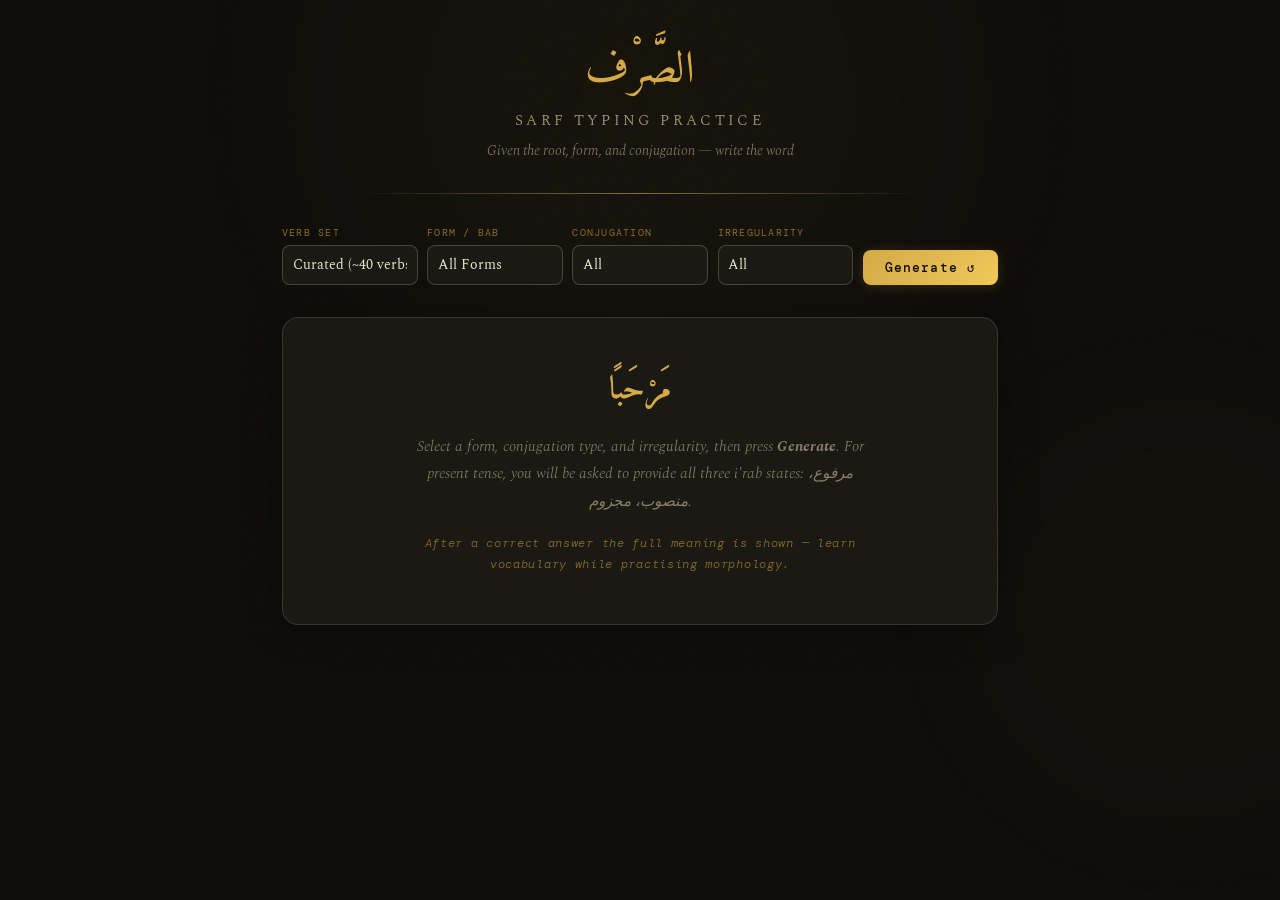
<file: index.html>
<!DOCTYPE html>
<html lang="en" dir="ltr">
<head>
<meta charset="UTF-8">
<meta name="viewport" content="width=device-width, initial-scale=1.0">
<title>Sarf Typing Practice</title>
<link rel="preconnect" href="https://fonts.googleapis.com">
<link href="https://fonts.googleapis.com/css2?family=Amiri:wght@400;700&family=DM+Mono:wght@400;500&family=Spectral:ital,wght@0,300;0,400;0,600;1,300&display=swap" rel="stylesheet">
<link rel="stylesheet" href="styles.css">
</head>
<body>

<!-- Background layers with parallax -->
<div class="bg-layers">
  <div class="noise"></div>
  <div class="bg-glow"></div>
  <div class="bg-glow-2"></div>
</div>

<div class="page">
<header>
  <div class="header-arabic">الصَّرْف</div>
  <h1>Sarf Typing Practice</h1>
  <p>Given the root, form, and conjugation — write the word</p>
</header>

<div class="controls" id="controls-wrap">
  <div class="control-row">
    <div class="control-group">
      <label>Verb Set</label>
      <select id="sel-verbset">
        <option value="curated">Curated (~40 verbs, with meanings)</option>
        <option value="expanded">Expanded (Form I sound · ~4,800 verbs)</option>
      </select>
    </div>
    <div class="control-group">
      <label>Form / Bab</label>
      <select id="sel-form">
        <option value="all">All Forms</option>
        <option value="I">I — فَعَلَ</option>
        <option value="II">II — فَعَّلَ</option>
        <option value="III">III — فَاعَلَ</option>
        <option value="IV">IV — أَفْعَلَ</option>
        <option value="V">V — تَفَعَّلَ</option>
        <option value="VI">VI — تَفَاعَلَ</option>
        <option value="VII">VII — اِنْفَعَلَ</option>
        <option value="VIII">VIII — اِفْتَعَلَ</option>
        <option value="IX">IX — اِفْعَلَّ</option>
        <option value="X">X — اِسْتَفْعَلَ</option>
      </select>
    </div>
    <div class="control-group">
      <label>Conjugation</label>
      <select id="sel-conj">
        <option value="all">All</option>
        <option value="past">Past (ماضي)</option>
        <option value="present">Present + i'rab (مضارع)</option>
        <option value="imperative">Imperative (أمر)</option>
        <option value="masdar">Verbal noun (مصدر)</option>
        <option value="activepart">Active participle (اسم فاعل)</option>
        <option value="passivepart">Passive participle (اسم مفعول)</option>
      </select>
    </div>
    <div class="control-group">
      <label>Irregularity</label>
      <select id="sel-irreg">
        <option value="all">All</option>
        <option value="hollow">Hollow — أجوف</option>
        <option value="defective">Defective — ناقص</option>
        <option value="assimilated">Assimilated — مثال</option>
        <option value="hamzated">Hamzated — مهموز</option>
        <option value="mudaaf">Geminate — مضاعف</option>
        <option value="lafif_maqroon">Lafif Maqrun — لفيف مقرون</option>
        <option value="lafif_mafrooq">Lafif Mafruq — لفيف مفروق</option>
      </select>
    </div>
    <button class="btn-generate" id="btn-gen">Generate ↺</button>
  </div>
</div>

<div class="error-msg" id="error-msg"></div>

<div class="welcome" id="welcome">
  <h2>مَرْحَبًا</h2>
  <p>Select a form, conjugation type, and irregularity, then press <strong>Generate</strong>. For present tense, you will be asked to provide all three i'rab states: مرفوع، منصوب، مجزوم.</p>
  <p class="tip">After a correct answer the full meaning is shown — learn vocabulary while practising morphology.</p>
</div>

<div class="card hidden" id="card">
  <div class="timer-row">
    <div class="stats">
      <div class="stat"><span class="stat-num" id="stat-correct">0</span><span class="stat-label">Correct</span></div>
      <div class="stat"><span class="stat-num" id="stat-total">0</span><span class="stat-label">Total</span></div>
      <div class="stat"><span class="stat-num" id="stat-streak">0</span><span class="stat-label">Streak</span></div>
    </div>
    <div class="timer-controls">
      <span class="timer-display" id="timer">00:00</span>
      <button class="btn-icon" id="btn-reset-timer" title="Reset">↺</button>
      <div class="timer-settings-wrap">
        <button class="btn-icon" id="btn-timer-settings" title="Timer settings">⚙</button>
        <div class="settings-dropdown" id="settings-dropdown">
          <div class="settings-opt active" data-mode="stopwatch">Stopwatch</div>
          <div class="settings-opt" data-mode="60">1 min timer</div>
          <div class="settings-opt" data-mode="300">5 min timer</div>
          <div class="settings-opt" data-mode="600">10 min timer</div>
        </div>
      </div>
    </div>
  </div>

  <div class="prompt-grid">
    <div class="prompt-cell"><span class="cell-label">Root</span><span class="cell-value arabic" id="cell-root">—</span></div>
    <div class="prompt-cell"><span class="cell-label">Form</span><span class="cell-value" id="cell-form">—</span></div>
    <div class="prompt-cell"><span class="cell-label">Conjugation</span><span class="cell-value" id="cell-conj">—</span></div>
    <div class="prompt-cell"><span class="cell-label">Meaning</span><span class="cell-value" id="cell-meaning">—</span></div>
  </div>

  <p class="prompt-instruction" id="prompt-instruction">Type the conjugated Arabic word below</p>

  <!-- Standard single input (non-present tense) -->
  <div class="input-area" id="single-input-area">
    <input class="arabic-input" id="arabic-input" type="text" dir="rtl"
      placeholder="اكتب هنا..." autocomplete="off" autocorrect="off" spellcheck="false"/>
    <div class="input-hint">Arabic keyboard required · Include full harakat where possible</div>
    <div class="btn-row">
      <button class="btn-check" id="btn-check">Check ✓</button>
      <button class="btn-skip" id="btn-skip">Skip →</button>
    </div>
    <div class="kbd-hint"><span class="kbd">Enter</span> to check &nbsp;·&nbsp; <span class="kbd">Shift+Enter</span> to skip</div>
  </div>

  <!-- I'rab triple input (present tense) -->
  <div class="iraab-wrap" id="iraab-wrap">
    <div class="iraab-row">
      <div class="iraab-group">
        <div class="iraab-label">مَرْفُوع<small>marfu' (indicative)</small></div>
        <input class="iraab-input" id="inp-rafa" type="text" dir="rtl" placeholder="يَفْعَلُ" autocomplete="off" autocorrect="off" spellcheck="false"/>
      </div>
      <div class="iraab-group">
        <div class="iraab-label">مَنْصُوب<small>mansub (subjunctive)</small></div>
        <input class="iraab-input" id="inp-nasb" type="text" dir="rtl" placeholder="يَفْعَلَ" autocomplete="off" autocorrect="off" spellcheck="false"/>
      </div>
      <div class="iraab-group">
        <div class="iraab-label">مَجْزُوم<small>majzum (jussive)</small></div>
        <input class="iraab-input" id="inp-jazm" type="text" dir="rtl" placeholder="يَفْعَلْ" autocomplete="off" autocorrect="off" spellcheck="false"/>
      </div>
    </div>
    <div class="btn-row" style="justify-content:center">
      <button class="btn-check" id="btn-check-iraab">Check ✓</button>
      <button class="btn-skip" id="btn-skip-iraab">Skip →</button>
    </div>
    <div class="kbd-hint"><span class="kbd">Enter</span> in any box to check &nbsp;·&nbsp; <span class="kbd">Shift+Enter</span> to skip</div>
    <div class="iraab-result" id="iraab-result">
      <div class="iraab-results-row" id="iraab-results-row"></div>
      <div class="feedback-note" id="iraab-note"></div>
    </div>
  </div>

  <!-- Standard feedback (non-present) -->
  <div class="feedback" id="feedback">
    <div class="feedback-title" id="fb-title"></div>
    <div class="feedback-answer" id="fb-answer"></div>
    <div class="feedback-note" id="fb-note"></div>
    <div class="vocab-reveal" id="vocab-reveal" style="display:none">
      <div class="vocab-arabic" id="vocab-arabic"></div>
      <div class="vocab-meaning" id="vocab-meaning"></div>
      <div class="vocab-root" id="vocab-root"></div>
    </div>
  </div>

  <!-- Vocab reveal for i'rab mode -->
  <div class="vocab-reveal" id="iraab-vocab" style="display:none;width:100%;">
    <div class="vocab-arabic" id="iraab-vocab-arabic"></div>
    <div class="vocab-meaning" id="iraab-vocab-meaning"></div>
    <div class="vocab-root" id="iraab-vocab-root"></div>
  </div>

  <!-- Sarf Saghir Dropdown -->
  <div class="sarf-toggle-wrap" id="sarf-toggle-wrap">
    <button class="btn-sarf-toggle" id="btn-sarf-toggle">
      <span class="chevron">▼</span> Sarf Saghir — الصرف الصغير
    </button>
    <div class="sarf-panel" id="sarf-panel">
      <div>
        <div class="sarf-section-title">Full Paradigm — الجدول الكامل</div>
        <div class="paradigm-tables" id="sarf-paradigm-tables"></div>
      </div>
      <div>
        <div class="sarf-section-title">Sarf Saghir Overview — الصرف الصغير</div>
        <div class="sarf-overview" id="sarf-overview"></div>
      </div>
    </div>
  </div>

  <div class="streak-flash" id="streak-flash"></div>
</div>
</div>

<script src="app.js"></script>
</body>
</html>
</file>
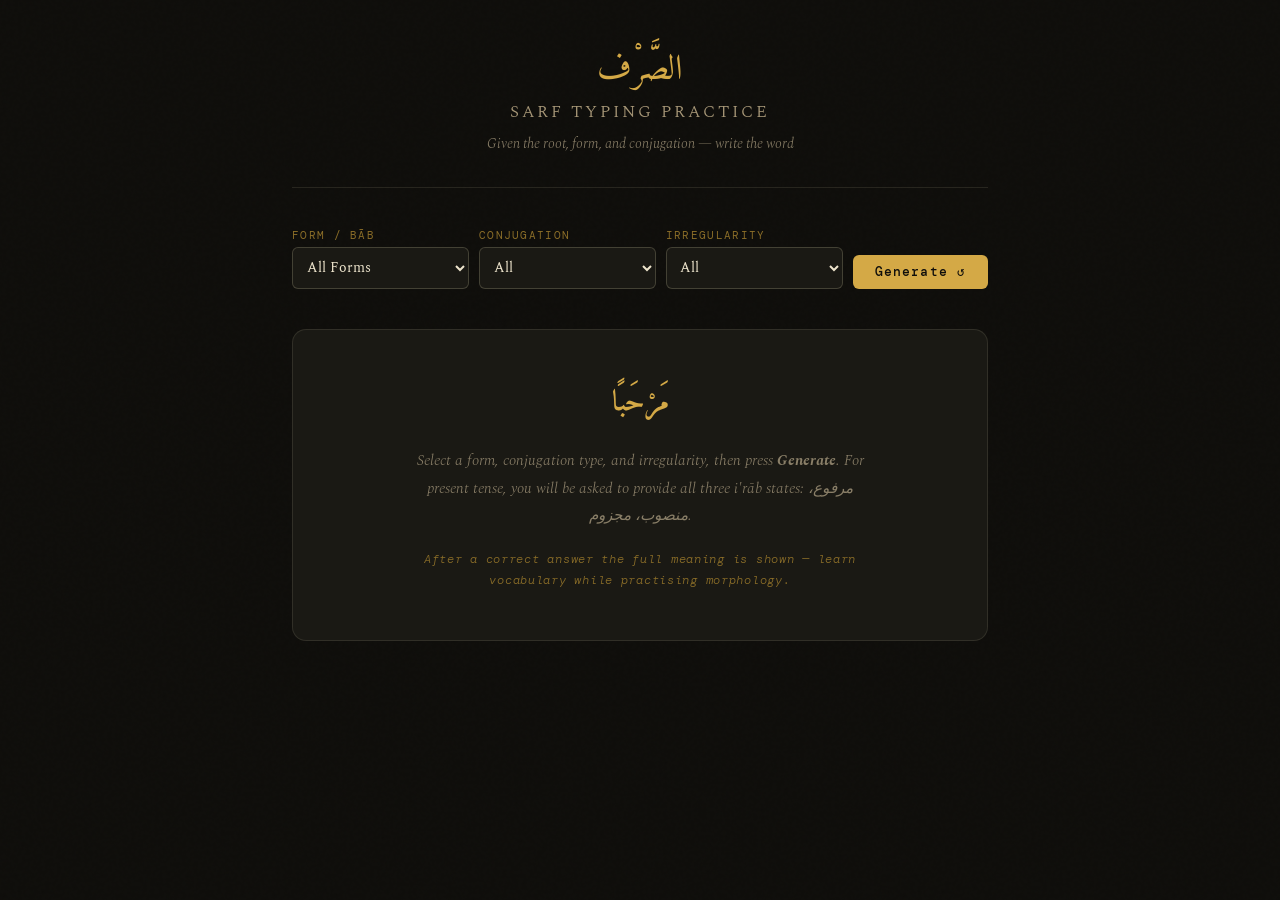
<file: website.html>
<!DOCTYPE html>
<html lang="en" dir="ltr">
<head>
<meta charset="UTF-8">
<meta name="viewport" content="width=device-width, initial-scale=1.0">
<title>Sarf Typing Practice</title>
<link rel="preconnect" href="https://fonts.googleapis.com">
<link href="https://fonts.googleapis.com/css2?family=Amiri:wght@400;700&family=DM+Mono:wght@400;500&family=Spectral:ital,wght@0,300;0,400;0,600;1,300&display=swap" rel="stylesheet">
<style>
:root{
  --bg:#0f0e0b;--surface:#1a1914;--surface2:#232218;
  --border:rgba(255,245,200,.10);--border2:rgba(255,245,200,.18);
  --gold:#d4a946;--gold-dim:#8a6d28;--gold-bright:#f0c95a;
  --cream:#f5edd6;--cream-dim:#a89878;
  --red:#c0392b;--green:#2e7d4f;--green-bright:#3aad6a;
  --blue:#2471a3;--blue-bright:#5dade2;
  --text:#ede4cc;--text-dim:#8a7f68;
}
*{box-sizing:border-box;margin:0;padding:0;}
body{background:var(--bg);color:var(--text);font-family:'Spectral',Georgia,serif;min-height:100vh;display:flex;flex-direction:column;align-items:center;}
.noise{position:fixed;inset:0;pointer-events:none;z-index:0;background-image:url("data:image/svg+xml,%3Csvg viewBox='0 0 256 256' xmlns='http://www.w3.org/2000/svg'%3E%3Cfilter id='n'%3E%3CfeTurbulence type='fractalNoise' baseFrequency='0.9' numOctaves='4' stitchTiles='stitch'/%3E%3C/filter%3E%3Crect width='100%25' height='100%25' filter='url(%23n)' opacity='0.03'/%3E%3C/svg%3E");opacity:.4;}
.page{position:relative;z-index:1;width:100%;max-width:760px;padding:3rem 2rem 5rem;display:flex;flex-direction:column;align-items:center;gap:2.5rem;}
header{text-align:center;border-bottom:1px solid var(--border);padding-bottom:2rem;width:100%;}
.header-arabic{font-family:'Amiri',serif;font-size:2.2rem;color:var(--gold);line-height:1.3;margin-bottom:.3rem;direction:rtl;}
header h1{font-size:1.05rem;font-weight:300;letter-spacing:.18em;text-transform:uppercase;color:var(--cream-dim);}
header p{font-size:.9rem;color:var(--text-dim);margin-top:.5rem;font-style:italic;font-weight:300;}
/* Controls */
.controls{width:100%;display:flex;flex-direction:column;gap:.75rem;}
.control-row{display:flex;gap:.6rem;flex-wrap:wrap;align-items:flex-end;}
.control-group{display:flex;flex-direction:column;gap:.35rem;flex:1;min-width:120px;}
label{font-size:.68rem;letter-spacing:.12em;text-transform:uppercase;color:var(--gold-dim);font-family:'DM Mono',monospace;}
select{background:var(--surface);border:1px solid var(--border2);color:var(--text);padding:.5rem .6rem;border-radius:6px;font-family:'Spectral',serif;font-size:.88rem;cursor:pointer;outline:none;transition:border-color .2s;width:100%;}
select:focus{border-color:var(--gold);}
.btn-generate{background:var(--gold);color:#0f0e0b;border:none;padding:.55rem 1.4rem;border-radius:6px;font-family:'DM Mono',monospace;font-size:.82rem;letter-spacing:.08em;font-weight:500;cursor:pointer;transition:background .2s,transform .1s;white-space:nowrap;align-self:flex-end;}
.btn-generate:hover{background:var(--gold-bright);}.btn-generate:active{transform:scale(.97);}
/* Card */
.card{width:100%;background:var(--surface);border:1px solid var(--border2);border-radius:14px;padding:2.5rem 2rem;display:flex;flex-direction:column;align-items:center;gap:1.8rem;}
.card.hidden{display:none;}
/* Jiggle */
@keyframes jiggle{0%{transform:translateX(0);}15%{transform:translateX(-8px);}30%{transform:translateX(8px);}45%{transform:translateX(-6px);}60%{transform:translateX(6px);}75%{transform:translateX(-3px);}90%{transform:translateX(3px);}100%{transform:translateX(0);}}
.jiggle{animation:jiggle .45s ease;}
.error-msg{width:100%;background:rgba(192,57,43,.12);border:1px solid rgba(192,57,43,.35);border-radius:10px;padding:1rem 1.4rem;font-family:'DM Mono',monospace;font-size:.82rem;color:#e74c3c;letter-spacing:.04em;text-align:center;display:none;animation:fadein .2s ease;}
.error-msg.show{display:block;}
/* Prompt grid */
.prompt-grid{display:grid;grid-template-columns:repeat(2,1fr);gap:1px;width:100%;background:var(--border);border-radius:10px;overflow:hidden;}
.prompt-cell{background:var(--surface2);padding:1rem 1.3rem;display:flex;flex-direction:column;gap:.3rem;}
.prompt-cell:nth-child(1){border-radius:10px 0 0 0;}.prompt-cell:nth-child(2){border-radius:0 10px 0 0;}
.prompt-cell:nth-child(3){border-radius:0 0 0 10px;}.prompt-cell:nth-child(4){border-radius:0 0 10px 0;}
.cell-label{font-size:.66rem;font-family:'DM Mono',monospace;letter-spacing:.1em;text-transform:uppercase;color:var(--gold-dim);}
.cell-value{font-size:1rem;color:var(--cream);font-weight:400;}
.cell-value.arabic{font-family:'Amiri',serif;font-size:1.6rem;direction:rtl;line-height:1.4;color:var(--gold-bright);}
.prompt-instruction{font-size:1rem;color:var(--text-dim);font-style:italic;font-weight:300;text-align:center;}
/* Single input */
.input-area{width:100%;display:flex;flex-direction:column;align-items:center;gap:1rem;}
.arabic-input{width:100%;background:var(--bg);border:1.5px solid var(--border2);border-radius:10px;color:var(--gold-bright);font-family:'Amiri',serif;font-size:2.4rem;text-align:center;direction:rtl;padding:1rem;outline:none;transition:border-color .2s;caret-color:var(--gold);}
.arabic-input:focus{border-color:var(--gold);}
.arabic-input.correct{border-color:var(--green);color:var(--green-bright);}
.arabic-input.incorrect{border-color:var(--red);}
/* I'rab triple input */
.iraab-wrap{width:100%;display:none;flex-direction:column;gap:.85rem;}
.iraab-wrap.active{display:flex;}
.iraab-row{display:grid;grid-template-columns:repeat(3,1fr);gap:.75rem;width:100%;}
.iraab-group{display:flex;flex-direction:column;gap:.4rem;}
.iraab-label{font-family:'Amiri',serif;font-size:1.05rem;direction:rtl;text-align:center;color:var(--gold-dim);}
.iraab-label small{display:block;font-family:'DM Mono',monospace;font-size:.62rem;color:var(--text-dim);direction:ltr;letter-spacing:.06em;}
.iraab-input{width:100%;background:var(--bg);border:1.5px solid var(--border2);border-radius:8px;color:var(--gold-bright);font-family:'Amiri',serif;font-size:1.7rem;text-align:center;direction:rtl;padding:.6rem .4rem;outline:none;transition:border-color .2s;caret-color:var(--gold);}
.iraab-input:focus{border-color:var(--gold);}
.iraab-input.correct{border-color:var(--green);color:var(--green-bright);}
.iraab-input.incorrect{border-color:var(--red);}
.iraab-result{width:100%;display:none;flex-direction:column;gap:.5rem;border-radius:10px;padding:1rem 1.3rem;animation:fadein .25s ease;}
.iraab-result.show{display:flex;}
.iraab-result.all-correct{background:rgba(46,125,79,.12);border:1px solid rgba(58,173,106,.3);}
.iraab-result.has-error{background:rgba(192,57,43,.10);border:1px solid rgba(192,57,43,.3);}
.iraab-results-row{display:grid;grid-template-columns:repeat(3,1fr);gap:.5rem;}
.iraab-res-cell{text-align:center;}
.iraab-res-label{font-family:'DM Mono',monospace;font-size:.6rem;letter-spacing:.08em;text-transform:uppercase;margin-bottom:.2rem;}
.iraab-res-label.ok{color:var(--green-bright);}.iraab-res-label.err{color:#e74c3c;}
.iraab-res-form{font-family:'Amiri',serif;font-size:1.5rem;direction:rtl;color:var(--cream);}
/* Buttons */
.input-hint{font-size:.75rem;color:var(--text-dim);font-family:'DM Mono',monospace;text-align:center;}
.btn-row{display:flex;gap:.75rem;}
.btn-check{background:var(--surface2);border:1px solid var(--gold-dim);color:var(--gold);padding:.6rem 1.6rem;border-radius:6px;font-family:'DM Mono',monospace;font-size:.85rem;letter-spacing:.06em;cursor:pointer;transition:all .2s;}
.btn-check:hover{background:var(--gold);color:#0f0e0b;}.btn-check:disabled{opacity:.4;cursor:not-allowed;}
.btn-skip{background:transparent;border:1px solid var(--border2);color:var(--text-dim);padding:.6rem 1.2rem;border-radius:6px;font-family:'DM Mono',monospace;font-size:.85rem;cursor:pointer;transition:all .2s;}
.btn-skip:hover{border-color:var(--cream-dim);color:var(--cream);}
/* Standard feedback */
.feedback{width:100%;border-radius:10px;padding:1.2rem 1.5rem;display:none;flex-direction:column;gap:.6rem;animation:fadein .25s ease;}
.feedback.show{display:flex;}
.feedback.correct-fb{background:rgba(46,125,79,.12);border:1px solid rgba(58,173,106,.3);}
.feedback.incorrect-fb{background:rgba(192,57,43,.10);border:1px solid rgba(192,57,43,.3);}
.feedback-title{font-family:'DM Mono',monospace;font-size:.78rem;letter-spacing:.1em;text-transform:uppercase;}
.correct-fb .feedback-title{color:var(--green-bright);}.incorrect-fb .feedback-title{color:#e74c3c;}
.feedback-answer{font-family:'Amiri',serif;font-size:2rem;direction:rtl;color:var(--cream);line-height:1.4;}
.feedback-note{font-size:.85rem;color:var(--text-dim);font-style:italic;}
/* Vocab reveal */
.vocab-reveal{margin-top:.4rem;padding:.8rem 1rem;background:rgba(212,169,70,.07);border:1px solid rgba(212,169,70,.2);border-radius:8px;display:flex;flex-direction:column;gap:.25rem;}
.vocab-arabic{font-family:'Amiri',serif;font-size:1.7rem;direction:rtl;color:var(--gold-bright);line-height:1.3;}
.vocab-meaning{font-size:.92rem;color:var(--cream-dim);font-style:italic;}
.vocab-root{font-family:'DM Mono',monospace;font-size:.68rem;color:var(--text-dim);letter-spacing:.06em;}
/* Timer row */
.timer-row{width:100%;display:flex;justify-content:space-between;align-items:center;}
.stats{display:flex;gap:1.5rem;font-family:'DM Mono',monospace;color:var(--text-dim);}
.stat{display:flex;flex-direction:column;align-items:center;gap:.2rem;}
.stat-num{font-size:1.4rem;color:var(--gold);font-weight:500;}
.stat-label{letter-spacing:.08em;text-transform:uppercase;font-size:.65rem;}
.timer-controls{display:flex;align-items:center;gap:.5rem;}
.timer-display{font-family:'DM Mono',monospace;font-size:.9rem;color:var(--text-dim);min-width:48px;text-align:right;}
.timer-display.running{color:var(--gold);}.timer-display.expired{color:var(--red);animation:pulse 1s infinite;}
.btn-icon{background:transparent;border:1px solid var(--border2);color:var(--text-dim);width:28px;height:28px;border-radius:5px;cursor:pointer;display:flex;align-items:center;justify-content:center;font-size:13px;transition:all .2s;padding:0;font-family:inherit;}
.btn-icon:hover{border-color:var(--gold-dim);color:var(--gold);}
.timer-settings-wrap{position:relative;}
.settings-dropdown{display:none;position:absolute;right:0;top:34px;background:var(--surface2);border:1px solid var(--border2);border-radius:8px;overflow:hidden;z-index:100;min-width:160px;box-shadow:0 8px 24px rgba(0,0,0,.5);}
.settings-dropdown.open{display:block;}
.settings-opt{padding:.55rem 1rem;font-family:'DM Mono',monospace;font-size:.78rem;color:var(--text-dim);cursor:pointer;transition:background .15s;letter-spacing:.05em;white-space:nowrap;}
.settings-opt:hover{background:var(--surface);color:var(--gold);}.settings-opt.active{color:var(--gold-bright);}
/* Welcome */
.welcome{width:100%;background:var(--surface);border:1px solid var(--border);border-radius:14px;padding:3rem 2rem;text-align:center;display:flex;flex-direction:column;gap:1.2rem;align-items:center;}
.welcome h2{font-family:'Amiri',serif;font-size:1.8rem;color:var(--gold);direction:rtl;}
.welcome p{max-width:480px;font-size:.95rem;color:var(--text-dim);line-height:1.8;font-style:italic;font-weight:300;}
.welcome .tip{font-family:'DM Mono',monospace;font-size:.75rem;color:var(--gold-dim);letter-spacing:.06em;}
.kbd-hint{margin-top:.5rem;font-family:'DM Mono',monospace;font-size:.72rem;color:var(--text-dim);}
.kbd{display:inline-block;background:var(--surface2);border:1px solid var(--border2);border-radius:4px;padding:1px 6px;font-size:.7rem;color:var(--cream-dim);}
.streak-flash{font-family:'DM Mono',monospace;font-size:.78rem;letter-spacing:.08em;min-height:1.2em;text-align:center;}
@keyframes fadein{from{opacity:0;transform:translateY(4px);}to{opacity:1;transform:translateY(0);}}
@keyframes pulse{0%,100%{opacity:1;}50%{opacity:.4;}}
@media(max-width:520px){.page{padding:2rem 1rem 4rem;}.card{padding:1.8rem 1rem;}.iraab-row{grid-template-columns:1fr;}.iraab-results-row{grid-template-columns:1fr;}}
</style>
</head>
<body>
<div class="noise"></div>
<div class="page">
<header>
  <div class="header-arabic">الصَّرْف</div>
  <h1>Sarf Typing Practice</h1>
  <p>Given the root, form, and conjugation — write the word</p>
</header>

<div class="controls" id="controls-wrap">
  <div class="control-row">
    <div class="control-group">
      <label>Form / Bāb</label>
      <select id="sel-form">
        <option value="all">All Forms</option>
        <option value="I">I — فَعَلَ</option>
        <option value="II">II — فَعَّلَ</option>
        <option value="III">III — فَاعَلَ</option>
        <option value="IV">IV — أَفْعَلَ</option>
        <option value="V">V — تَفَعَّلَ</option>
        <option value="VI">VI — تَفَاعَلَ</option>
        <option value="VII">VII — اِنْفَعَلَ</option>
        <option value="VIII">VIII — اِفْتَعَلَ</option>
        <option value="IX">IX — اِفْعَلَّ</option>
        <option value="X">X — اِسْتَفْعَلَ</option>
      </select>
    </div>
    <div class="control-group">
      <label>Conjugation</label>
      <select id="sel-conj">
        <option value="all">All</option>
        <option value="past">Past (ماضي)</option>
        <option value="present">Present + i'rāb (مضارع)</option>
        <option value="imperative">Imperative (أمر)</option>
        <option value="masdar">Verbal noun (مصدر)</option>
        <option value="activepart">Active participle (اسم فاعل)</option>
        <option value="passivepart">Passive participle (اسم مفعول)</option>
      </select>
    </div>
    <div class="control-group">
      <label>Irregularity</label>
      <select id="sel-irreg">
        <option value="all">All</option>
        <option value="hollow">Hollow — أجوف</option>
        <option value="defective">Defective — ناقص</option>
        <option value="assimilated">Assimilated — مثال</option>
        <option value="hamzated">Hamzated — مهموز</option>
        <option value="mudaaf">Geminate — مضاعف</option>
        <option value="lafif_maqroon">Lafīf Maqrūn — لفيف مقرون</option>
        <option value="lafif_mafrooq">Lafīf Mafrūq — لفيف مفروق</option>
      </select>
    </div>
    <button class="btn-generate" id="btn-gen">Generate ↺</button>
  </div>
</div>

<div class="error-msg" id="error-msg"></div>

<div class="welcome" id="welcome">
  <h2>مَرْحَبًا</h2>
  <p>Select a form, conjugation type, and irregularity, then press <strong>Generate</strong>. For present tense, you will be asked to provide all three i'rāb states: مرفوع، منصوب، مجزوم.</p>
  <p class="tip">After a correct answer the full meaning is shown — learn vocabulary while practising morphology.</p>
</div>

<div class="card hidden" id="card">
  <div class="timer-row">
    <div class="stats">
      <div class="stat"><span class="stat-num" id="stat-correct">0</span><span class="stat-label">Correct</span></div>
      <div class="stat"><span class="stat-num" id="stat-total">0</span><span class="stat-label">Total</span></div>
      <div class="stat"><span class="stat-num" id="stat-streak">0</span><span class="stat-label">Streak</span></div>
    </div>
    <div class="timer-controls">
      <span class="timer-display" id="timer">00:00</span>
      <button class="btn-icon" id="btn-reset-timer" title="Reset">↺</button>
      <div class="timer-settings-wrap">
        <button class="btn-icon" id="btn-timer-settings" title="Timer settings">⚙</button>
        <div class="settings-dropdown" id="settings-dropdown">
          <div class="settings-opt active" data-mode="stopwatch">Stopwatch</div>
          <div class="settings-opt" data-mode="60">1 min timer</div>
          <div class="settings-opt" data-mode="300">5 min timer</div>
          <div class="settings-opt" data-mode="600">10 min timer</div>
        </div>
      </div>
    </div>
  </div>

  <div class="prompt-grid">
    <div class="prompt-cell"><span class="cell-label">Root</span><span class="cell-value arabic" id="cell-root">—</span></div>
    <div class="prompt-cell"><span class="cell-label">Form</span><span class="cell-value" id="cell-form">—</span></div>
    <div class="prompt-cell"><span class="cell-label">Conjugation</span><span class="cell-value" id="cell-conj">—</span></div>
    <div class="prompt-cell"><span class="cell-label">Meaning</span><span class="cell-value" id="cell-meaning">—</span></div>
  </div>

  <p class="prompt-instruction" id="prompt-instruction">Type the conjugated Arabic word below</p>

  <!-- Standard single input (non-present tense) -->
  <div class="input-area" id="single-input-area">
    <input class="arabic-input" id="arabic-input" type="text" dir="rtl"
      placeholder="اكتب هنا..." autocomplete="off" autocorrect="off" spellcheck="false"/>
    <div class="input-hint">Arabic keyboard required · Include full harakāt where possible</div>
    <div class="btn-row">
      <button class="btn-check" id="btn-check">Check ✓</button>
      <button class="btn-skip" id="btn-skip">Skip →</button>
    </div>
    <div class="kbd-hint"><span class="kbd">Enter</span> to check &nbsp;·&nbsp; <span class="kbd">Shift+Enter</span> to skip</div>
  </div>

  <!-- I'rab triple input (present tense) -->
  <div class="iraab-wrap" id="iraab-wrap">
    <div class="iraab-row">
      <div class="iraab-group">
        <div class="iraab-label">مَرْفُوع<small>marfūʿ (indicative)</small></div>
        <input class="iraab-input" id="inp-rafa" type="text" dir="rtl" placeholder="يَفْعَلُ" autocomplete="off" autocorrect="off" spellcheck="false"/>
      </div>
      <div class="iraab-group">
        <div class="iraab-label">مَنْصُوب<small>manṣūb (subjunctive)</small></div>
        <input class="iraab-input" id="inp-nasb" type="text" dir="rtl" placeholder="يَفْعَلَ" autocomplete="off" autocorrect="off" spellcheck="false"/>
      </div>
      <div class="iraab-group">
        <div class="iraab-label">مَجْزُوم<small>majzūm (jussive)</small></div>
        <input class="iraab-input" id="inp-jazm" type="text" dir="rtl" placeholder="يَفْعَلْ" autocomplete="off" autocorrect="off" spellcheck="false"/>
      </div>
    </div>
    <div class="btn-row" style="justify-content:center">
      <button class="btn-check" id="btn-check-iraab">Check ✓</button>
      <button class="btn-skip" id="btn-skip-iraab">Skip →</button>
    </div>
    <div class="kbd-hint"><span class="kbd">Enter</span> in any box to check &nbsp;·&nbsp; <span class="kbd">Shift+Enter</span> to skip</div>
    <div class="iraab-result" id="iraab-result">
      <div class="iraab-results-row" id="iraab-results-row"></div>
      <div class="feedback-note" id="iraab-note"></div>
    </div>
  </div>

  <!-- Standard feedback (non-present) -->
  <div class="feedback" id="feedback">
    <div class="feedback-title" id="fb-title"></div>
    <div class="feedback-answer" id="fb-answer"></div>
    <div class="feedback-note" id="fb-note"></div>
    <div class="vocab-reveal" id="vocab-reveal" style="display:none">
      <div class="vocab-arabic" id="vocab-arabic"></div>
      <div class="vocab-meaning" id="vocab-meaning"></div>
      <div class="vocab-root" id="vocab-root"></div>
    </div>
  </div>

  <!-- Vocab reveal for i'rab mode -->
  <div class="vocab-reveal" id="iraab-vocab" style="display:none;width:100%;">
    <div class="vocab-arabic" id="iraab-vocab-arabic"></div>
    <div class="vocab-meaning" id="iraab-vocab-meaning"></div>
    <div class="vocab-root" id="iraab-vocab-root"></div>
  </div>

  <div class="streak-flash" id="streak-flash"></div>
</div>
</div>

<script>
// ═══════════════════════════════════════════════════════════════════════════
// IRREGULARITY TYPES:
//   sound         سالم
//   hollow        أجوف     (2nd radical weak: و/ي)
//   defective     ناقص     (3rd radical weak: و/ي)
//   assimilated   مثال     (1st radical weak: و/ي)
//   hamzated      مهموز    (a radical is hamza)
//   mudaaf        مضاعف    (2nd=3rd radical)
//   lafif_maqroon لفيف مقرون (2nd+3rd both weak, consecutive)
//   lafif_mafrooq لفيف مفروق (1st+3rd both weak, separated)
//
// ROOT FIELDS:
//   r   = transliterated root (display)
//   t   = irregularity type
//   m   = English meaning (used for vocab reveal)
//   jPres = explicit مجزوم هو override for present tense (hollow/mudaaf)
//   forms.present.he = مرفوع form of هو (others derived algorithmically)
// ═══════════════════════════════════════════════════════════════════════════

// ── I'RAB DERIVATION ────────────────────────────────────────────────────────
// Derives {r, n, j} (marfoo, mansoob, majzoom) for هو from the stored form.
// For other persons the pattern is applied in getIraabForPerson().
const D = '\u064F'; // ُ damma
const F = '\u064E'; // َ fatha
const SK= '\u0652'; // ْ sukun
const KS= '\u0650'; // ِ kasra
const WW= '\u0648'; // و
const YY= '\u064A'; // ي
const AM= '\u0649'; // ى alif maqsura

function deriveIraab(marfoo, jPres) {
  const r = marfoo;
  const last = r[r.length-1];
  const prev = r[r.length-2];

  // Defective: ُو  (يَدْعُو → يَدْعُوَ → يَدْعُ)
  if (last === WW && prev === D)
    return {r, n: r+F, j: r.slice(0,-1)};

  // Defective: ِي  (يَرْمِي → يَرْمِيَ → يَرْمِ)
  if (last === YY && (prev === KS || prev === D))
    return {r, n: r+F, j: r.slice(0,-1)};

  // Defective: ى  (يَنْسَى → يَنْسَى → يَنْسَ)
  if (last === AM)
    return {r, n: r, j: r.slice(0,-1)+F};

  // Standard: ends in damma  (يَكْتُبُ → يَكْتُبَ → يَكْتُبْ)
  if (last === D) {
    const base = r.slice(0,-1);
    if (jPres) return {r, n: base+F, j: jPres};
    return {r, n: base+F, j: base+SK};
  }

  // Mudaaf shaddah+damma (يَمُدُّ → يَمُدَّ → jPres)
  // \u0651 = shaddah; if r ends in damma+shaddah or shaddah+damma both handled
  const penult = r[r.length-2]||'';
  if (last === '\u0651' && prev === D || last === D && prev === '\u0651') {
    const base = r.slice(0,-1);
    if (jPres) return {r, n: base.slice(0,-1)+'\u0651'+F, j: jPres};
  }

  return {r, n:r, j: jPres||r};
}

// Derive i'rab for *any* person given their مرفوع form
function derivePersonIraab(marfoo, jPres) {
  const r = marfoo;
  const last = r[r.length-1];
  const prev = r.slice(-2);

  // Indeclinable: feminine plural ending ـنَ or ـنْ
  if (r.endsWith('\u0646\u064E') || r.endsWith('\u0646\u0652'))
    return {r, n:r, j:r};

  // Five-verb forms (أفعال الخمسة): masc dual ـانِ or masc pl ـونَ
  // marfoo ends in انِ (alif+nun+kasra) → drop ن → ا
  if (r.endsWith('\u0627\u0646\u0650') || r.endsWith('\u0627\u0646\u0650\u064A')) { // ـانِ
    return {r, n: r.slice(0,-2)+'\u0627', j: r.slice(0,-2)+'\u0627'};
  }
  // ـانِ with alef+nun pattern (without kasra)
  if (/[\u0627\u064A]\u0646$/.test(r)) {
    return {r, n: r.slice(0,-2)+'\u0627', j: r.slice(0,-2)+'\u0627'};
  }
  // ـونَ (waw+nun+fatha)
  if (r.endsWith('\u0648\u0646\u064E') || r.endsWith('\u0648\u0646\u064E\u0651')) {
    return {r, n: r.slice(0,-2)+'\u0648\u0627', j: r.slice(0,-2)+'\u0648\u0627'};
  }

  // All other forms: use standard derivation
  return deriveIraab(r, jPres);
}

// ═══════════════════════════════════════════════════════════════════════════
// DATA
// ═══════════════════════════════════════════════════════════════════════════
const DATA = {

// ─── FORM I ─────────────────────────────────────────────────────────────────
I:{ label:'Form I', pattern:'فَعَلَ', roots:[

  // ─ sound ──────────────────────────────────────────────────────────────
  {r:'ك-ت-ب',t:'sound',m:'write',forms:{
    past:{he:'كَتَبَ',she:'كَتَبَتْ',you:'كَتَبْتَ',I:'كَتَبْتُ',they:'كَتَبُوا'},
    present:{he:'يَكْتُبُ',she:'تَكْتُبُ',you:'تَكْتُبُ',I:'أَكْتُبُ',they:'يَكْتُبُونَ'},
    imperative:{you:'اُكْتُبْ',youpl:'اُكْتُبُوا'},
    masdar:{_:'كِتَابَةٌ'},activepart:{_:'كَاتِبٌ'},passivepart:{_:'مَكْتُوبٌ'}}},
  {r:'ذ-ه-ب',t:'sound',m:'go',forms:{
    past:{he:'ذَهَبَ',she:'ذَهَبَتْ',you:'ذَهَبْتَ',I:'ذَهَبْتُ',they:'ذَهَبُوا'},
    present:{he:'يَذْهَبُ',she:'تَذْهَبُ',you:'تَذْهَبُ',I:'أَذْهَبُ',they:'يَذْهَبُونَ'},
    imperative:{you:'اِذْهَبْ',youpl:'اِذْهَبُوا'},
    masdar:{_:'ذَهَابٌ'},activepart:{_:'ذَاهِبٌ'},passivepart:{_:'مَذْهُوبٌ'}}},
  {r:'ع-ل-م',t:'sound',m:'know',forms:{
    past:{he:'عَلِمَ',she:'عَلِمَتْ',you:'عَلِمْتَ',I:'عَلِمْتُ',they:'عَلِمُوا'},
    present:{he:'يَعْلَمُ',she:'تَعْلَمُ',you:'تَعْلَمُ',I:'أَعْلَمُ',they:'يَعْلَمُونَ'},
    imperative:{you:'اِعْلَمْ',youpl:'اِعْلَمُوا'},
    masdar:{_:'عِلْمٌ'},activepart:{_:'عَالِمٌ'},passivepart:{_:'مَعْلُومٌ'}}},
  {r:'ن-ص-ر',t:'sound',m:'help/aid',forms:{
    past:{he:'نَصَرَ',she:'نَصَرَتْ',you:'نَصَرْتَ',I:'نَصَرْتُ',they:'نَصَرُوا'},
    present:{he:'يَنْصُرُ',she:'تَنْصُرُ',you:'تَنْصُرُ',I:'أَنْصُرُ',they:'يَنْصُرُونَ'},
    imperative:{you:'اُنْصُرْ',youpl:'اُنْصُرُوا'},
    masdar:{_:'نَصْرٌ'},activepart:{_:'نَاصِرٌ'},passivepart:{_:'مَنْصُورٌ'}}},
  {r:'ج-ع-ل',t:'sound',m:'make/put',forms:{
    past:{he:'جَعَلَ',she:'جَعَلَتْ',you:'جَعَلْتَ',I:'جَعَلْتُ',they:'جَعَلُوا'},
    present:{he:'يَجْعَلُ',she:'تَجْعَلُ',you:'تَجْعَلُ',I:'أَجْعَلُ',they:'يَجْعَلُونَ'},
    imperative:{you:'اِجْعَلْ',youpl:'اِجْعَلُوا'},
    masdar:{_:'جَعْلٌ'},activepart:{_:'جَاعِلٌ'},passivepart:{_:'مَجْعُولٌ'}}},
  {r:'فَعَلَ',t:'sound',m:'do/act (paradigm)',forms:{
    past:{he:'فَعَلَ',she:'فَعَلَتْ',you:'فَعَلْتَ',I:'فَعَلْتُ',they:'فَعَلُوا'},
    present:{he:'يَفْعَلُ',she:'تَفْعَلُ',you:'تَفْعَلُ',I:'أَفْعَلُ',they:'يَفْعَلُونَ'},
    imperative:{you:'اِفْعَلْ',youpl:'اِفْعَلُوا'},
    masdar:{_:'فِعْلٌ'},activepart:{_:'فَاعِلٌ'},passivepart:{_:'مَفْعُولٌ'}}},

  // ─ hollow (أجوف) ─────────────────────────────────────────────────────
  {r:'ق-و-ل',t:'hollow',m:'say',jPres:'يَقُلْ',forms:{
    past:{he:'قَالَ',she:'قَالَتْ',you:'قُلْتَ',I:'قُلْتُ',they:'قَالُوا'},
    present:{he:'يَقُولُ',she:'تَقُولُ',you:'تَقُولُ',I:'أَقُولُ',they:'يَقُولُونَ'},
    imperative:{you:'قُلْ',youpl:'قُولُوا'},
    masdar:{_:'قَوْلٌ'},activepart:{_:'قَائِلٌ'},passivepart:{_:'مَقُولٌ'}}},
  {r:'ك-و-ن',t:'hollow',m:'be/exist',jPres:'يَكُنْ',forms:{
    past:{he:'كَانَ',she:'كَانَتْ',you:'كُنْتَ',I:'كُنْتُ',they:'كَانُوا'},
    present:{he:'يَكُونُ',she:'تَكُونُ',you:'تَكُونُ',I:'أَكُونُ',they:'يَكُونُونَ'},
    imperative:{you:'كُنْ',youpl:'كُونُوا'},
    masdar:{_:'كَوْنٌ'},activepart:{_:'كَائِنٌ'},passivepart:{_:'مَكُونٌ'}}},
  {r:'ب-ي-ع',t:'hollow',m:'sell',jPres:'يَبِعْ',forms:{
    past:{he:'بَاعَ',she:'بَاعَتْ',you:'بِعْتَ',I:'بِعْتُ',they:'بَاعُوا'},
    present:{he:'يَبِيعُ',she:'تَبِيعُ',you:'تَبِيعُ',I:'أَبِيعُ',they:'يَبِيعُونَ'},
    imperative:{you:'بِعْ',youpl:'بِيعُوا'},
    masdar:{_:'بَيْعٌ'},activepart:{_:'بَائِعٌ'},passivepart:{_:'مَبِيعٌ'}}},
  {r:'خ-و-ف',t:'hollow',m:'fear',jPres:'يَخَفْ',forms:{
    past:{he:'خَافَ',she:'خَافَتْ',you:'خِفْتَ',I:'خِفْتُ',they:'خَافُوا'},
    present:{he:'يَخَافُ',she:'تَخَافُ',you:'تَخَافُ',I:'أَخَافُ',they:'يَخَافُونَ'},
    imperative:{you:'خَفْ',youpl:'خَافُوا'},
    masdar:{_:'خَوْفٌ'},activepart:{_:'خَائِفٌ'},passivepart:{_:'مَخُوفٌ'}}},
  {r:'ز-و-ر',t:'hollow',m:'visit',jPres:'يَزُرْ',forms:{
    past:{he:'زَارَ',she:'زَارَتْ',you:'زُرْتَ',I:'زُرْتُ',they:'زَارُوا'},
    present:{he:'يَزُورُ',she:'تَزُورُ',you:'تَزُورُ',I:'أَزُورُ',they:'يَزُورُونَ'},
    imperative:{you:'زُرْ',youpl:'زُورُوا'},
    masdar:{_:'زِيَارَةٌ'},activepart:{_:'زَائِرٌ'},passivepart:{_:'مَزُورٌ'}}},
  {r:'ع-و-د',t:'hollow',m:'return/come back',jPres:'يَعُدْ',forms:{
    past:{he:'عَادَ',she:'عَادَتْ',you:'عُدْتَ',I:'عُدْتُ',they:'عَادُوا'},
    present:{he:'يَعُودُ',she:'تَعُودُ',you:'تَعُودُ',I:'أَعُودُ',they:'يَعُودُونَ'},
    imperative:{you:'عُدْ',youpl:'عُودُوا'},
    masdar:{_:'عَوْدٌ'},activepart:{_:'عَائِدٌ'},passivepart:{_:'مَعُودٌ'}}},
  {r:'ق-ي-م',t:'hollow',m:'stand up/rise',jPres:'يَقُمْ',forms:{
    past:{he:'قَامَ',she:'قَامَتْ',you:'قُمْتَ',I:'قُمْتُ',they:'قَامُوا'},
    present:{he:'يَقُومُ',she:'تَقُومُ',you:'تَقُومُ',I:'أَقُومُ',they:'يَقُومُونَ'},
    imperative:{you:'قُمْ',youpl:'قُومُوا'},
    masdar:{_:'قِيَامٌ'},activepart:{_:'قَائِمٌ'},passivepart:{_:'مَقُومٌ'}}},
  {r:'ج-ي-أ',t:'hollow',m:'come',jPres:'يَجِئْ',forms:{
    past:{he:'جَاءَ',she:'جَاءَتْ',you:'جِئْتَ',I:'جِئْتُ',they:'جَاءُوا'},
    present:{he:'يَجِيءُ',she:'تَجِيءُ',you:'تَجِيءُ',I:'أَجِيءُ',they:'يَجِيئُونَ'},
    imperative:{you:'جِئْ',youpl:'جِيئُوا'},
    masdar:{_:'مَجِيءٌ'},activepart:{_:'جَائِيٌ'},passivepart:{_:'مَجِيءٌ'}}},
  {r:'س-ي-ر',t:'hollow',m:'travel/walk',jPres:'يَسِرْ',forms:{
    past:{he:'سَارَ',she:'سَارَتْ',you:'سِرْتَ',I:'سِرْتُ',they:'سَارُوا'},
    present:{he:'يَسِيرُ',she:'تَسِيرُ',you:'تَسِيرُ',I:'أَسِيرُ',they:'يَسِيرُونَ'},
    imperative:{you:'سِرْ',youpl:'سِيرُوا'},
    masdar:{_:'سَيْرٌ'},activepart:{_:'سَائِرٌ'},passivepart:{_:'مَسِيرٌ'}}},

  // ─ defective (ناقص) ──────────────────────────────────────────────────
  {r:'د-ع-و',t:'defective',m:'call/invite',forms:{
    past:{he:'دَعَا',she:'دَعَتْ',you:'دَعَوْتَ',I:'دَعَوْتُ',they:'دَعَوْا'},
    present:{he:'يَدْعُو',she:'تَدْعُو',you:'تَدْعُو',I:'أَدْعُو',they:'يَدْعُونَ'},
    imperative:{you:'اُدْعُ',youpl:'اُدْعُوا'},
    masdar:{_:'دُعَاءٌ'},activepart:{_:'دَاعٍ'},passivepart:{_:'مَدْعُوٌّ'}}},
  {r:'ر-م-ي',t:'defective',m:'throw',forms:{
    past:{he:'رَمَى',she:'رَمَتْ',you:'رَمَيْتَ',I:'رَمَيْتُ',they:'رَمَوْا'},
    present:{he:'يَرْمِي',she:'تَرْمِي',you:'تَرْمِي',I:'أَرْمِي',they:'يَرْمُونَ'},
    imperative:{you:'اِرْمِ',youpl:'اِرْمُوا'},
    masdar:{_:'رَمْيٌ'},activepart:{_:'رَامٍ'},passivepart:{_:'مَرْمِيٌّ'}}},
  {r:'ن-س-ي',t:'defective',m:'forget',forms:{
    past:{he:'نَسِيَ',she:'نَسِيَتْ',you:'نَسِيتَ',I:'نَسِيتُ',they:'نَسُوا'},
    present:{he:'يَنْسَى',she:'تَنْسَى',you:'تَنْسَى',I:'أَنْسَى',they:'يَنْسَوْنَ'},
    imperative:{you:'اِنْسَ',youpl:'اِنْسَوْا'},
    masdar:{_:'نِسْيَانٌ'},activepart:{_:'نَاسٍ'},passivepart:{_:'مَنْسِيٌّ'}}},
  {r:'م-ش-ي',t:'defective',m:'walk',forms:{
    past:{he:'مَشَى',she:'مَشَتْ',you:'مَشَيْتَ',I:'مَشَيْتُ',they:'مَشَوْا'},
    present:{he:'يَمْشِي',she:'تَمْشِي',you:'تَمْشِي',I:'أَمْشِي',they:'يَمْشُونَ'},
    imperative:{you:'اِمْشِ',youpl:'اِمْشُوا'},
    masdar:{_:'مَشْيٌ'},activepart:{_:'مَاشٍ'},passivepart:{_:'مَمْشِيٌّ'}}},
  {r:'ب-ق-ي',t:'defective',m:'remain/stay',forms:{
    past:{he:'بَقِيَ',she:'بَقِيَتْ',you:'بَقِيتَ',I:'بَقِيتُ',they:'بَقُوا'},
    present:{he:'يَبْقَى',she:'تَبْقَى',you:'تَبْقَى',I:'أَبْقَى',they:'يَبْقَوْنَ'},
    imperative:{you:'اِبْقَ',youpl:'اِبْقَوْا'},
    masdar:{_:'بَقَاءٌ'},activepart:{_:'بَاقٍ'},passivepart:{_:'مَبْقِيٌّ'}}},
  {r:'ن-و-ي',t:'defective',m:'intend',forms:{
    past:{he:'نَوَى',she:'نَوَتْ',you:'نَوَيْتَ',I:'نَوَيْتُ',they:'نَوَوْا'},
    present:{he:'يَنْوِي',she:'تَنْوِي',you:'تَنْوِي',I:'أَنْوِي',they:'يَنْوُونَ'},
    imperative:{you:'اِنْوِ',youpl:'اِنْوُوا'},
    masdar:{_:'نِيَّةٌ'},activepart:{_:'نَاوٍ'},passivepart:{_:'مَنْوِيٌّ'}}},
  {r:'ت-ل-و',t:'defective',m:'recite/follow',forms:{
    past:{he:'تَلَا',she:'تَلَتْ',you:'تَلَوْتَ',I:'تَلَوْتُ',they:'تَلَوْا'},
    present:{he:'يَتْلُو',she:'تَتْلُو',you:'تَتْلُو',I:'أَتْلُو',they:'يَتْلُونَ'},
    imperative:{you:'اُتْلُ',youpl:'اُتْلُوا'},
    masdar:{_:'تِلَاوَةٌ'},activepart:{_:'تَالٍ'},passivepart:{_:'مَتْلُوٌّ'}}},

  // ─ assimilated (مثال) – Fataha pattern (و drops in مضارع) ────────────
  {r:'و-ق-ع',t:'assimilated',m:'occur/happen',forms:{
    past:{he:'وَقَعَ',she:'وَقَعَتْ',you:'وَقَعْتَ',I:'وَقَعْتُ',they:'وَقَعُوا'},
    present:{he:'يَقَعُ',she:'تَقَعُ',you:'تَقَعُ',I:'أَقَعُ',they:'يَقَعُونَ'},
    imperative:{you:'قَعْ',youpl:'قَعُوا'},
    masdar:{_:'وُقُوعٌ'},activepart:{_:'وَاقِعٌ'},passivepart:{_:'مَوْقُوعٌ'}}},
  {r:'و-ج-د',t:'assimilated',m:'find',forms:{
    past:{he:'وَجَدَ',she:'وَجَدَتْ',you:'وَجَدْتَ',I:'وَجَدْتُ',they:'وَجَدُوا'},
    present:{he:'يَجِدُ',she:'تَجِدُ',you:'تَجِدُ',I:'أَجِدُ',they:'يَجِدُونَ'},
    imperative:{you:'جِدْ',youpl:'جِدُوا'},
    masdar:{_:'وُجُودٌ'},activepart:{_:'وَاجِدٌ'},passivepart:{_:'مَوْجُودٌ'}}},
  {r:'و-ص-ل',t:'assimilated',m:'arrive/reach',forms:{
    past:{he:'وَصَلَ',she:'وَصَلَتْ',you:'وَصَلْتَ',I:'وَصَلْتُ',they:'وَصَلُوا'},
    present:{he:'يَصِلُ',she:'تَصِلُ',you:'تَصِلُ',I:'أَصِلُ',they:'يَصِلُونَ'},
    imperative:{you:'صِلْ',youpl:'صِلُوا'},
    masdar:{_:'وُصُولٌ'},activepart:{_:'وَاصِلٌ'},passivepart:{_:'مَوْصُولٌ'}}},
  {r:'و-ض-ع',t:'assimilated',m:'place/put',forms:{
    past:{he:'وَضَعَ',she:'وَضَعَتْ',you:'وَضَعْتَ',I:'وَضَعْتُ',they:'وَضَعُوا'},
    present:{he:'يَضَعُ',she:'تَضَعُ',you:'تَضَعُ',I:'أَضَعُ',they:'يَضَعُونَ'},
    imperative:{you:'ضَعْ',youpl:'ضَعُوا'},
    masdar:{_:'وَضْعٌ'},activepart:{_:'وَاضِعٌ'},passivepart:{_:'مَوْضُوعٌ'}}},
  {r:'و-ل-د',t:'assimilated',m:'give birth/be born',forms:{
    past:{he:'وَلَدَ',she:'وَلَدَتْ',you:'وَلَدْتَ',I:'وَلَدْتُ',they:'وَلَدُوا'},
    present:{he:'يَلِدُ',she:'تَلِدُ',you:'تَلِدُ',I:'أَلِدُ',they:'يَلِدُونَ'},
    imperative:{you:'لِدْ',youpl:'لِدُوا'},
    masdar:{_:'وِلَادَةٌ'},activepart:{_:'وَالِدٌ'},passivepart:{_:'مَوْلُودٌ'}}},
  // Assimilated Hasiba pattern – و retained in مضارع
  {r:'و-ر-ث',t:'assimilated',m:'inherit',forms:{
    past:{he:'وَرِثَ',she:'وَرِثَتْ',you:'وَرِثْتَ',I:'وَرِثْتُ',they:'وَرِثُوا'},
    present:{he:'يَرِثُ',she:'تَرِثُ',you:'تَرِثُ',I:'أَرِثُ',they:'يَرِثُونَ'},
    imperative:{you:'رِثْ',youpl:'رِثُوا'},
    masdar:{_:'وِرَاثَةٌ'},activepart:{_:'وَارِثٌ'},passivepart:{_:'مَوْرُوثٌ'}}},
  // Assimilated 'Alima pattern – و RETAINED
  {r:'و-ج-ع',t:'assimilated',m:'be in pain',forms:{
    past:{he:'وَجِعَ',she:'وَجِعَتْ',you:'وَجِعْتَ',I:'وَجِعْتُ',they:'وَجِعُوا'},
    present:{he:'يَوْجَعُ',she:'تَوْجَعُ',you:'تَوْجَعُ',I:'أَوْجَعُ',they:'يَوْجَعُونَ'},
    imperative:{you:'اِيجَعْ',youpl:'اِيجَعُوا'},
    masdar:{_:'وَجَعٌ'},activepart:{_:'وَاجِعٌ'},passivepart:{_:'مَوْجُوعٌ'}}},
  // Assimilated Karuma pattern – و RETAINED
  {r:'و-س-م',t:'assimilated',m:'be handsome/branded',forms:{
    past:{he:'وَسُمَ',she:'وَسُمَتْ',you:'وَسُمْتَ',I:'وَسُمْتُ',they:'وَسُمُوا'},
    present:{he:'يَوْسُمُ',she:'تَوْسُمُ',you:'تَوْسُمُ',I:'أَوْسُمُ',they:'يَوْسُمُونَ'},
    imperative:{you:'اِوسُمْ',youpl:'اِوسُمُوا'},
    masdar:{_:'وَسَامَةٌ'},activepart:{_:'وَاسِمٌ'},passivepart:{_:'مَوْسُومٌ'}}},
  // Mithāl Yā'ī – Form I Fataḥa
  {r:'ي-ف-ع',t:'assimilated',m:'reach puberty/be an adolescent',forms:{
    past:{he:'يَفَعَ',she:'يَفَعَتْ',you:'يَفَعْتَ',I:'يَفَعْتُ',they:'يَفَعُوا'},
    present:{he:'يَيْفَعُ',she:'تَيْفَعُ',you:'تَيْفَعُ',I:'أَيْفَعُ',they:'يَيْفَعُونَ'},
    imperative:{you:'اِيفَعْ',youpl:'اِيفَعُوا'},
    masdar:{_:'يَفَاعَةٌ'},activepart:{_:'يَافِعٌ'},passivepart:{_:'مَيْفُوعٌ'}}},
  // Mithāl Yā'ī – Ḍaraba pattern
  {r:'ي-ت-م',t:'assimilated',m:'be an orphan',forms:{
    past:{he:'يَتِمَ',she:'يَتِمَتْ',you:'يَتِمْتَ',I:'يَتِمْتُ',they:'يَتِمُوا'},
    present:{he:'يَيْتَمُ',she:'تَيْتَمُ',you:'تَيْتَمُ',I:'أَيْتَمُ',they:'يَيْتَمُونَ'},
    imperative:{you:'اِيتَمْ',youpl:'اِيتَمُوا'},
    masdar:{_:'يُتْمٌ'},activepart:{_:'يَاتِمٌ'},passivepart:{_:'مَيْتُومٌ'}}},
  // Mithāl Yā'ī – 'Alima pattern
  {r:'ي-ب-س',t:'assimilated',m:'be dry/parched',forms:{
    past:{he:'يَبِسَ',she:'يَبِسَتْ',you:'يَبِسْتَ',I:'يَبِسْتُ',they:'يَبِسُوا'},
    present:{he:'يَيْبَسُ',she:'تَيْبَسُ',you:'تَيْبَسُ',I:'أَيْبَسُ',they:'يَيْبَسُونَ'},
    imperative:{you:'اِيبَسْ',youpl:'اِيبَسُوا'},
    masdar:{_:'يَبَسٌ'},activepart:{_:'يَابِسٌ'},passivepart:{_:'مَيْبُوسٌ'}}},
  // Mithāl Yā'ī – Naṣara pattern
  {r:'ي-م-ن',t:'assimilated',m:'be fortunate/blessed',forms:{
    past:{he:'يَمَنَ',she:'يَمَنَتْ',you:'يَمَنْتَ',I:'يَمَنْتُ',they:'يَمَنُوا'},
    present:{he:'يَيْمَنُ',she:'تَيْمَنُ',you:'تَيْمَنُ',I:'أَيْمَنُ',they:'يَيْمَنُونَ'},
    imperative:{you:'اِيمَنْ',youpl:'اِيمَنُوا'},
    masdar:{_:'يُمْنٌ'},activepart:{_:'يَامِنٌ'},passivepart:{_:'مَيْمُونٌ'}}},

  // ─ hamzated (مهموز) ──────────────────────────────────────────────────
  {r:'أ-ك-ل',t:'hamzated',m:'eat',forms:{
    past:{he:'أَكَلَ',she:'أَكَلَتْ',you:'أَكَلْتَ',I:'أَكَلْتُ',they:'أَكَلُوا'},
    present:{he:'يَأْكُلُ',she:'تَأْكُلُ',you:'تَأْكُلُ',I:'آكُلُ',they:'يَأْكُلُونَ'},
    imperative:{you:'كُلْ',youpl:'كُلُوا'},
    masdar:{_:'أَكْلٌ'},activepart:{_:'آكِلٌ'},passivepart:{_:'مَأْكُولٌ'}}},
  {r:'أ-م-ر',t:'hamzated',m:'command/order',forms:{
    past:{he:'أَمَرَ',she:'أَمَرَتْ',you:'أَمَرْتَ',I:'أَمَرْتُ',they:'أَمَرُوا'},
    present:{he:'يَأْمُرُ',she:'تَأْمُرُ',you:'تَأْمُرُ',I:'آمُرُ',they:'يَأْمُرُونَ'},
    imperative:{you:'مُرْ',youpl:'مُرُوا'},
    masdar:{_:'أَمْرٌ'},activepart:{_:'آمِرٌ'},passivepart:{_:'مَأْمُورٌ'}}},
  {r:'س-أ-ل',t:'hamzated',m:'ask',forms:{
    past:{he:'سَأَلَ',she:'سَأَلَتْ',you:'سَأَلْتَ',I:'سَأَلْتُ',they:'سَأَلُوا'},
    present:{he:'يَسْأَلُ',she:'تَسْأَلُ',you:'تَسْأَلُ',I:'أَسْأَلُ',they:'يَسْأَلُونَ'},
    imperative:{you:'اِسْأَلْ',youpl:'اِسْأَلُوا'},
    masdar:{_:'سُؤَالٌ'},activepart:{_:'سَائِلٌ'},passivepart:{_:'مَسْؤُولٌ'}}},
  {r:'ق-ر-أ',t:'hamzated',m:'read/recite',forms:{
    past:{he:'قَرَأَ',she:'قَرَأَتْ',you:'قَرَأْتَ',I:'قَرَأْتُ',they:'قَرَؤُوا'},
    present:{he:'يَقْرَأُ',she:'تَقْرَأُ',you:'تَقْرَأُ',I:'أَقْرَأُ',they:'يَقْرَؤُونَ'},
    imperative:{you:'اِقْرَأْ',youpl:'اِقْرَؤُوا'},
    masdar:{_:'قِرَاءَةٌ'},activepart:{_:'قَارِئٌ'},passivepart:{_:'مَقْرُوءٌ'}}},

  // ─ mudaaf (مضاعف) ────────────────────────────────────────────────────
  {r:'م-د-د',t:'mudaaf',m:'extend/stretch',jPres:'يَمْدُدْ',forms:{
    past:{he:'مَدَّ',she:'مَدَّتْ',you:'مَدَدْتَ',I:'مَدَدْتُ',they:'مَدُّوا'},
    present:{he:'يَمُدُّ',she:'تَمُدُّ',you:'تَمُدُّ',I:'أَمُدُّ',they:'يَمُدُّونَ'},
    imperative:{you:'مُدَّ',youpl:'مُدُّوا'},
    masdar:{_:'مَدٌّ'},activepart:{_:'مَادٌّ'},passivepart:{_:'مَمْدُودٌ'}}},
  {r:'ر-د-د',t:'mudaaf',m:'return/repel',jPres:'يَرْدُدْ',forms:{
    past:{he:'رَدَّ',she:'رَدَّتْ',you:'رَدَدْتَ',I:'رَدَدْتُ',they:'رَدُّوا'},
    present:{he:'يَرُدُّ',she:'تَرُدُّ',you:'تَرُدُّ',I:'أَرُدُّ',they:'يَرُدُّونَ'},
    imperative:{you:'رُدَّ',youpl:'رُدُّوا'},
    masdar:{_:'رَدٌّ'},activepart:{_:'رَادٌّ'},passivepart:{_:'مَرْدُودٌ'}}},
  {r:'ح-ب-ب',t:'mudaaf',m:'love',jPres:'يَحْبِبْ',forms:{
    past:{he:'حَبَّ',she:'حَبَّتْ',you:'حَبَبْتَ',I:'حَبَبْتُ',they:'حَبُّوا'},
    present:{he:'يَحِبُّ',she:'تَحِبُّ',you:'تَحِبُّ',I:'أَحِبُّ',they:'يَحِبُّونَ'},
    imperative:{you:'أَحْبِبْ',youpl:'أَحْبِبُوا'},
    masdar:{_:'حُبٌّ'},activepart:{_:'مُحِبٌّ'},passivepart:{_:'مَحْبُوبٌ'}}},
  {r:'ع-ض-ض',t:'mudaaf',m:'bite/chew',jPres:'يَعْضَضْ',forms:{
    past:{he:'عَضَّ',she:'عَضَّتْ',you:'عَضَضْتَ',I:'عَضَضْتُ',they:'عَضُّوا'},
    present:{he:'يَعَضُّ',she:'تَعَضُّ',you:'تَعَضُّ',I:'أَعَضُّ',they:'يَعَضُّونَ'},
    imperative:{you:'عَضَّ',youpl:'عَضُّوا'},
    masdar:{_:'عَضٌّ'},activepart:{_:'عَاضٌّ'},passivepart:{_:'مَعْضُوضٌ'}}},

  // ─ lafif maqroon (لفيف مقرون) ─────────────────────────────────────────
  {r:'ق-و-ي',t:'lafif_maqroon',m:'be strong',forms:{
    past:{he:'قَوِيَ',she:'قَوِيَتْ',you:'قَوِيتَ',I:'قَوِيتُ',they:'قَوُوا'},
    present:{he:'يَقْوَى',she:'تَقْوَى',you:'تَقْوَى',I:'أَقْوَى',they:'يَقْوَوْنَ'},
    imperative:{you:'اِقْوَ',youpl:'اِقْوَوْا'},
    masdar:{_:'قُوَّةٌ'},activepart:{_:'قَاوٍ'},passivepart:{_:'مَقْوِيٌّ'}}},
  {r:'ش-و-ي',t:'lafif_maqroon',m:'grill/roast',forms:{
    past:{he:'شَوَى',she:'شَوَتْ',you:'شَوَيْتَ',I:'شَوَيْتُ',they:'شَوَوْا'},
    present:{he:'يَشْوِي',she:'تَشْوِي',you:'تَشْوِي',I:'أَشْوِي',they:'يَشْوُونَ'},
    imperative:{you:'اِشْوِ',youpl:'اِشْوُوا'},
    masdar:{_:'شَيٌّ'},activepart:{_:'شَاوٍ'},passivepart:{_:'مَشْوِيٌّ'}}},

  // ─ lafif mafrooq (لفيف مفروق) ─────────────────────────────────────────
  {r:'و-ق-ي',t:'lafif_mafrooq',m:'protect/guard',forms:{
    past:{he:'وَقَى',she:'وَقَتْ',you:'وَقَيْتَ',I:'وَقَيْتُ',they:'وَقَوْا'},
    present:{he:'يَقِي',she:'تَقِي',you:'تَقِي',I:'أَقِي',they:'يَقُونَ'},
    imperative:{you:'قِ',youpl:'قُوا'},
    masdar:{_:'وِقَايَةٌ'},activepart:{_:'وَاقٍ'},passivepart:{_:'مَوْقِيٌّ'}}},
  {r:'و-ف-ي',t:'lafif_mafrooq',m:'fulfil/be faithful',forms:{
    past:{he:'وَفَى',she:'وَفَتْ',you:'وَفَيْتَ',I:'وَفَيْتُ',they:'وَفَوْا'},
    present:{he:'يَفِي',she:'تَفِي',you:'تَفِي',I:'أَفِي',they:'يَفُونَ'},
    imperative:{you:'فِ',youpl:'فُوا'},
    masdar:{_:'وَفَاءٌ'},activepart:{_:'وَافٍ'},passivepart:{_:'مَوْفِيٌّ'}}},
]},

// ─── FORM II ────────────────────────────────────────────────────────────────
II:{ label:'Form II', pattern:'فَعَّلَ', roots:[
  {r:'ع-ل-م',t:'sound',m:'teach',forms:{
    past:{he:'عَلَّمَ',she:'عَلَّمَتْ',you:'عَلَّمْتَ',I:'عَلَّمْتُ',they:'عَلَّمُوا'},
    present:{he:'يُعَلِّمُ',she:'تُعَلِّمُ',you:'تُعَلِّمُ',I:'أُعَلِّمُ',they:'يُعَلِّمُونَ'},
    imperative:{you:'عَلِّمْ',youpl:'عَلِّمُوا'},
    masdar:{_:'تَعْلِيمٌ'},activepart:{_:'مُعَلِّمٌ'},passivepart:{_:'مُعَلَّمٌ'}}},
  {r:'ق-د-م',t:'sound',m:'present/introduce',forms:{
    past:{he:'قَدَّمَ',she:'قَدَّمَتْ',you:'قَدَّمْتَ',I:'قَدَّمْتُ',they:'قَدَّمُوا'},
    present:{he:'يُقَدِّمُ',she:'تُقَدِّمُ',you:'تُقَدِّمُ',I:'أُقَدِّمُ',they:'يُقَدِّمُونَ'},
    imperative:{you:'قَدِّمْ',youpl:'قَدِّمُوا'},
    masdar:{_:'تَقْدِيمٌ'},activepart:{_:'مُقَدِّمٌ'},passivepart:{_:'مُقَدَّمٌ'}}},
  {r:'ك-ب-ر',t:'sound',m:'magnify/glorify',forms:{
    past:{he:'كَبَّرَ',she:'كَبَّرَتْ',you:'كَبَّرْتَ',I:'كَبَّرْتُ',they:'كَبَّرُوا'},
    present:{he:'يُكَبِّرُ',she:'تُكَبِّرُ',you:'تُكَبِّرُ',I:'أُكَبِّرُ',they:'يُكَبِّرُونَ'},
    imperative:{you:'كَبِّرْ',youpl:'كَبِّرُوا'},
    masdar:{_:'تَكْبِيرٌ'},activepart:{_:'مُكَبِّرٌ'},passivepart:{_:'مُكَبَّرٌ'}}},
  {r:'ق-و-م',t:'hollow',m:'establish/straighten',forms:{
    past:{he:'قَوَّمَ',she:'قَوَّمَتْ',you:'قَوَّمْتَ',I:'قَوَّمْتُ',they:'قَوَّمُوا'},
    present:{he:'يُقَوِّمُ',she:'تُقَوِّمُ',you:'تُقَوِّمُ',I:'أُقَوِّمُ',they:'يُقَوِّمُونَ'},
    imperative:{you:'قَوِّمْ',youpl:'قَوِّمُوا'},
    masdar:{_:'تَقْوِيمٌ'},activepart:{_:'مُقَوِّمٌ'},passivepart:{_:'مُقَوَّمٌ'}}},
  {r:'ب-ي-ن',t:'hollow',m:'clarify/make plain',forms:{
    past:{he:'بَيَّنَ',she:'بَيَّنَتْ',you:'بَيَّنْتَ',I:'بَيَّنْتُ',they:'بَيَّنُوا'},
    present:{he:'يُبَيِّنُ',she:'تُبَيِّنُ',you:'تُبَيِّنُ',I:'أُبَيِّنُ',they:'يُبَيِّنُونَ'},
    imperative:{you:'بَيِّنْ',youpl:'بَيِّنُوا'},
    masdar:{_:'تَبْيِينٌ'},activepart:{_:'مُبَيِّنٌ'},passivepart:{_:'مُبَيَّنٌ'}}},
  {r:'ز-ك-ي',t:'defective',m:'purify/commend',forms:{
    past:{he:'زَكَّى',she:'زَكَّتْ',you:'زَكَّيْتَ',I:'زَكَّيْتُ',they:'زَكَّوْا'},
    present:{he:'يُزَكِّي',she:'تُزَكِّي',you:'تُزَكِّي',I:'أُزَكِّي',they:'يُزَكُّونَ'},
    imperative:{you:'زَكِّ',youpl:'زَكُّوا'},
    masdar:{_:'تَزْكِيَةٌ'},activepart:{_:'مُزَكٍّ'},passivepart:{_:'مُزَكًّى'}}},
  {r:'س-م-ي',t:'defective',m:'name/call',forms:{
    past:{he:'سَمَّى',she:'سَمَّتْ',you:'سَمَّيْتَ',I:'سَمَّيْتُ',they:'سَمَّوْا'},
    present:{he:'يُسَمِّي',she:'تُسَمِّي',you:'تُسَمِّي',I:'أُسَمِّي',they:'يُسَمُّونَ'},
    imperative:{you:'سَمِّ',youpl:'سَمُّوا'},
    masdar:{_:'تَسْمِيَةٌ'},activepart:{_:'مُسَمٍّ'},passivepart:{_:'مُسَمًّى'}}},
  {r:'أ-م-ن',t:'hamzated',m:'make secure/reassure',forms:{
    past:{he:'أَمَّنَ',she:'أَمَّنَتْ',you:'أَمَّنْتَ',I:'أَمَّنْتُ',they:'أَمَّنُوا'},
    present:{he:'يُؤَمِّنُ',she:'تُؤَمِّنُ',you:'تُؤَمِّنُ',I:'أُؤَمِّنُ',they:'يُؤَمِّنُونَ'},
    imperative:{you:'أَمِّنْ',youpl:'أَمِّنُوا'},
    masdar:{_:'تَأْمِينٌ'},activepart:{_:'مُؤَمِّنٌ'},passivepart:{_:'مُؤَمَّنٌ'}}},
  {r:'ح-ق-ق',t:'mudaaf',m:'verify/realise',jPres:'يُحَقِّقْ',forms:{
    past:{he:'حَقَّقَ',she:'حَقَّقَتْ',you:'حَقَّقْتَ',I:'حَقَّقْتُ',they:'حَقَّقُوا'},
    present:{he:'يُحَقِّقُ',she:'تُحَقِّقُ',you:'تُحَقِّقُ',I:'أُحَقِّقُ',they:'يُحَقِّقُونَ'},
    imperative:{you:'حَقِّقْ',youpl:'حَقِّقُوا'},
    masdar:{_:'تَحْقِيقٌ'},activepart:{_:'مُحَقِّقٌ'},passivepart:{_:'مُحَقَّقٌ'}}},
]},

// ─── FORM III ───────────────────────────────────────────────────────────────
III:{ label:'Form III', pattern:'فَاعَلَ', roots:[
  {r:'ك-ت-ب',t:'sound',m:'correspond with',forms:{
    past:{he:'كَاتَبَ',she:'كَاتَبَتْ',you:'كَاتَبْتَ',I:'كَاتَبْتُ',they:'كَاتَبُوا'},
    present:{he:'يُكَاتِبُ',she:'تُكَاتِبُ',you:'تُكَاتِبُ',I:'أُكَاتِبُ',they:'يُكَاتِبُونَ'},
    imperative:{you:'كَاتِبْ',youpl:'كَاتِبُوا'},
    masdar:{_:'مُكَاتَبَةٌ'},activepart:{_:'مُكَاتِبٌ'},passivepart:{_:'مُكَاتَبٌ'}}},
  {r:'ق-ت-ل',t:'sound',m:'fight against',forms:{
    past:{he:'قَاتَلَ',she:'قَاتَلَتْ',you:'قَاتَلْتَ',I:'قَاتَلْتُ',they:'قَاتَلُوا'},
    present:{he:'يُقَاتِلُ',she:'تُقَاتِلُ',you:'تُقَاتِلُ',I:'أُقَاتِلُ',they:'يُقَاتِلُونَ'},
    imperative:{you:'قَاتِلْ',youpl:'قَاتِلُوا'},
    masdar:{_:'مُقَاتَلَةٌ'},activepart:{_:'مُقَاتِلٌ'},passivepart:{_:'مُقَاتَلٌ'}}},
  {r:'ن-و-ل',t:'hollow',m:'give/offer something',forms:{
    past:{he:'نَاوَلَ',she:'نَاوَلَتْ',you:'نَاوَلْتَ',I:'نَاوَلْتُ',they:'نَاوَلُوا'},
    present:{he:'يُنَاوِلُ',she:'تُنَاوِلُ',you:'تُنَاوِلُ',I:'أُنَاوِلُ',they:'يُنَاوِلُونَ'},
    imperative:{you:'نَاوِلْ',youpl:'نَاوِلُوا'},
    masdar:{_:'مُنَاوَلَةٌ'},activepart:{_:'مُنَاوِلٌ'},passivepart:{_:'مُنَاوَلٌ'}}},
  {r:'ق-و-م',t:'hollow',m:'resist/face',forms:{
    past:{he:'قَاوَمَ',she:'قَاوَمَتْ',you:'قَاوَمْتَ',I:'قَاوَمْتُ',they:'قَاوَمُوا'},
    present:{he:'يُقَاوِمُ',she:'تُقَاوِمُ',you:'تُقَاوِمُ',I:'أُقَاوِمُ',they:'يُقَاوِمُونَ'},
    imperative:{you:'قَاوِمْ',youpl:'قَاوِمُوا'},
    masdar:{_:'مُقَاوَمَةٌ'},activepart:{_:'مُقَاوِمٌ'},passivepart:{_:'مُقَاوَمٌ'}}},
  {r:'و-ف-ي',t:'lafif_mafrooq',m:'be loyal to',forms:{
    past:{he:'وَافَى',she:'وَافَتْ',you:'وَافَيْتَ',I:'وَافَيْتُ',they:'وَافَوْا'},
    present:{he:'يُوَافِي',she:'تُوَافِي',you:'تُوَافِي',I:'أُوَافِي',they:'يُوَافُونَ'},
    imperative:{you:'وَافِ',youpl:'وَافُوا'},
    masdar:{_:'مُوَافَاةٌ'},activepart:{_:'مُوَافٍ'},passivepart:{_:'مُوَافًى'}}},
  {r:'ح-ب-ب',t:'mudaaf',m:'befriend',forms:{
    past:{he:'حَابَبَ',she:'حَابَبَتْ',you:'حَابَبْتَ',I:'حَابَبْتُ',they:'حَابَبُوا'},
    present:{he:'يُحَابِبُ',she:'تُحَابِبُ',you:'تُحَابِبُ',I:'أُحَابِبُ',they:'يُحَابِبُونَ'},
    imperative:{you:'حَابِبْ',youpl:'حَابِبُوا'},
    masdar:{_:'مُحَابَبَةٌ'},activepart:{_:'مُحَابِبٌ'},passivepart:{_:'مُحَابَبٌ'}}},
]},

// ─── FORM IV ────────────────────────────────────────────────────────────────
IV:{ label:'Form IV', pattern:'أَفْعَلَ', roots:[
  {r:'ع-ل-م',t:'sound',m:'inform/notify',forms:{
    past:{he:'أَعْلَمَ',she:'أَعْلَمَتْ',you:'أَعْلَمْتَ',I:'أَعْلَمْتُ',they:'أَعْلَمُوا'},
    present:{he:'يُعْلِمُ',she:'تُعْلِمُ',you:'تُعْلِمُ',I:'أُعْلِمُ',they:'يُعْلِمُونَ'},
    imperative:{you:'أَعْلِمْ',youpl:'أَعْلِمُوا'},
    masdar:{_:'إِعْلَامٌ'},activepart:{_:'مُعْلِمٌ'},passivepart:{_:'مُعْلَمٌ'}}},
  {r:'خ-ر-ج',t:'sound',m:'produce/take out',forms:{
    past:{he:'أَخْرَجَ',she:'أَخْرَجَتْ',you:'أَخْرَجْتَ',I:'أَخْرَجْتُ',they:'أَخْرَجُوا'},
    present:{he:'يُخْرِجُ',she:'تُخْرِجُ',you:'تُخْرِجُ',I:'أُخْرِجُ',they:'يُخْرِجُونَ'},
    imperative:{you:'أَخْرِجْ',youpl:'أَخْرِجُوا'},
    masdar:{_:'إِخْرَاجٌ'},activepart:{_:'مُخْرِجٌ'},passivepart:{_:'مُخْرَجٌ'}}},
  {r:'ق-و-م',t:'hollow',m:'set up/erect',jPres:'يُقِمْ',forms:{
    past:{he:'أَقَامَ',she:'أَقَامَتْ',you:'أَقَمْتَ',I:'أَقَمْتُ',they:'أَقَامُوا'},
    present:{he:'يُقِيمُ',she:'تُقِيمُ',you:'تُقِيمُ',I:'أُقِيمُ',they:'يُقِيمُونَ'},
    imperative:{you:'أَقِمْ',youpl:'أَقِيمُوا'},
    masdar:{_:'إِقَامَةٌ'},activepart:{_:'مُقِيمٌ'},passivepart:{_:'مُقَامٌ'}}},
  {r:'ه-د-ي',t:'defective',m:'guide',forms:{
    past:{he:'أَهْدَى',she:'أَهْدَتْ',you:'أَهْدَيْتَ',I:'أَهْدَيْتُ',they:'أَهْدَوْا'},
    present:{he:'يُهْدِي',she:'تُهْدِي',you:'تُهْدِي',I:'أُهْدِي',they:'يُهْدُونَ'},
    imperative:{you:'أَهْدِ',youpl:'أَهْدُوا'},
    masdar:{_:'إِهْدَاءٌ'},activepart:{_:'مُهْدٍ'},passivepart:{_:'مُهْدًى'}}},
  {r:'ل-ق-ي',t:'defective',m:'cast/throw',forms:{
    past:{he:'أَلْقَى',she:'أَلْقَتْ',you:'أَلْقَيْتَ',I:'أَلْقَيْتُ',they:'أَلْقَوْا'},
    present:{he:'يُلْقِي',she:'تُلْقِي',you:'تُلْقِي',I:'أُلْقِي',they:'يُلْقُونَ'},
    imperative:{you:'أَلْقِ',youpl:'أَلْقُوا'},
    masdar:{_:'إِلْقَاءٌ'},activepart:{_:'مُلْقٍ'},passivepart:{_:'مُلْقًى'}}},
  {r:'ب-ق-ي',t:'defective',m:'make (something) remain',forms:{
    past:{he:'أَبْقَى',she:'أَبْقَتْ',you:'أَبْقَيْتَ',I:'أَبْقَيْتُ',they:'أَبْقَوْا'},
    present:{he:'يُبْقِي',she:'تُبْقِي',you:'تُبْقِي',I:'أُبْقِي',they:'يُبْقُونَ'},
    imperative:{you:'أَبْقِ',youpl:'أَبْقُوا'},
    masdar:{_:'إِبْقَاءٌ'},activepart:{_:'مُبْقٍ'},passivepart:{_:'مُبْقًى'}}},
  {r:'أ-م-ن',t:'hamzated',m:'believe/have faith',forms:{
    past:{he:'آمَنَ',she:'آمَنَتْ',you:'آمَنْتَ',I:'آمَنْتُ',they:'آمَنُوا'},
    present:{he:'يُؤْمِنُ',she:'تُؤْمِنُ',you:'تُؤْمِنُ',I:'أُؤْمِنُ',they:'يُؤْمِنُونَ'},
    imperative:{you:'آمِنْ',youpl:'آمِنُوا'},
    masdar:{_:'إِيمَانٌ'},activepart:{_:'مُؤْمِنٌ'},passivepart:{_:'مُؤْمَنٌ'}}},
  {r:'ح-ب-ب',t:'mudaaf',m:'make beloved',jPres:'يُحْبِبْ',forms:{
    past:{he:'أَحَبَّ',she:'أَحَبَّتْ',you:'أَحْبَبْتَ',I:'أَحْبَبْتُ',they:'أَحَبُّوا'},
    present:{he:'يُحِبُّ',she:'تُحِبُّ',you:'تُحِبُّ',I:'أُحِبُّ',they:'يُحِبُّونَ'},
    imperative:{you:'أَحْبِبْ',youpl:'أَحْبِبُوا'},
    masdar:{_:'إِحْبَابٌ'},activepart:{_:'مُحِبٌّ'},passivepart:{_:'مُحَبٌّ'}}},
  {r:'و-ج-ب',t:'assimilated',m:'make obligatory',forms:{
    past:{he:'أَوْجَبَ',she:'أَوْجَبَتْ',you:'أَوْجَبْتَ',I:'أَوْجَبْتُ',they:'أَوْجَبُوا'},
    present:{he:'يُوجِبُ',she:'تُوجِبُ',you:'تُوجِبُ',I:'أُوجِبُ',they:'يُوجِبُونَ'},
    imperative:{you:'أَوْجِبْ',youpl:'أَوْجِبُوا'},
    masdar:{_:'إِيجَابٌ'},activepart:{_:'مُوجِبٌ'},passivepart:{_:'مُوجَبٌ'}}},
]},

// ─── FORM V ─────────────────────────────────────────────────────────────────
V:{ label:'Form V', pattern:'تَفَعَّلَ', roots:[
  {r:'ع-ل-م',t:'sound',m:'learn/acquire knowledge',forms:{
    past:{he:'تَعَلَّمَ',she:'تَعَلَّمَتْ',you:'تَعَلَّمْتَ',I:'تَعَلَّمْتُ',they:'تَعَلَّمُوا'},
    present:{he:'يَتَعَلَّمُ',she:'تَتَعَلَّمُ',you:'تَتَعَلَّمُ',I:'أَتَعَلَّمُ',they:'يَتَعَلَّمُونَ'},
    imperative:{you:'تَعَلَّمْ',youpl:'تَعَلَّمُوا'},
    masdar:{_:'تَعَلُّمٌ'},activepart:{_:'مُتَعَلِّمٌ'},passivepart:{_:'مُتَعَلَّمٌ'}}},
  {r:'ق-د-م',t:'sound',m:'come forward/advance',forms:{
    past:{he:'تَقَدَّمَ',she:'تَقَدَّمَتْ',you:'تَقَدَّمْتَ',I:'تَقَدَّمْتُ',they:'تَقَدَّمُوا'},
    present:{he:'يَتَقَدَّمُ',she:'تَتَقَدَّمُ',you:'تَتَقَدَّمُ',I:'أَتَقَدَّمُ',they:'يَتَقَدَّمُونَ'},
    imperative:{you:'تَقَدَّمْ',youpl:'تَقَدَّمُوا'},
    masdar:{_:'تَقَدُّمٌ'},activepart:{_:'مُتَقَدِّمٌ'},passivepart:{_:'مُتَقَدَّمٌ'}}},
  {r:'و-ح-د',t:'assimilated',m:'be unified',forms:{
    past:{he:'تَوَحَّدَ',she:'تَوَحَّدَتْ',you:'تَوَحَّدْتَ',I:'تَوَحَّدْتُ',they:'تَوَحَّدُوا'},
    present:{he:'يَتَوَحَّدُ',she:'تَتَوَحَّدُ',you:'تَتَوَحَّدُ',I:'أَتَوَحَّدُ',they:'يَتَوَحَّدُونَ'},
    imperative:{you:'تَوَحَّدْ',youpl:'تَوَحَّدُوا'},
    masdar:{_:'تَوَحُّدٌ'},activepart:{_:'مُتَوَحِّدٌ'},passivepart:{_:'مُتَوَحَّدٌ'}}},
  {r:'ح-و-ل',t:'hollow',m:'transform/change',forms:{
    past:{he:'تَحَوَّلَ',she:'تَحَوَّلَتْ',you:'تَحَوَّلْتَ',I:'تَحَوَّلْتُ',they:'تَحَوَّلُوا'},
    present:{he:'يَتَحَوَّلُ',she:'تَتَحَوَّلُ',you:'تَتَحَوَّلُ',I:'أَتَحَوَّلُ',they:'يَتَحَوَّلُونَ'},
    imperative:{you:'تَحَوَّلْ',youpl:'تَحَوَّلُوا'},
    masdar:{_:'تَحَوُّلٌ'},activepart:{_:'مُتَحَوِّلٌ'},passivepart:{_:'مُتَحَوَّلٌ'}}},
  {r:'م-ن-ي',t:'defective',m:'wish/hope',forms:{
    past:{he:'تَمَنَّى',she:'تَمَنَّتْ',you:'تَمَنَّيْتَ',I:'تَمَنَّيْتُ',they:'تَمَنَّوْا'},
    present:{he:'يَتَمَنَّى',she:'تَتَمَنَّى',you:'تَتَمَنَّى',I:'أَتَمَنَّى',they:'يَتَمَنَّوْنَ'},
    imperative:{you:'تَمَنَّ',youpl:'تَمَنَّوْا'},
    masdar:{_:'تَمَنٍّ'},activepart:{_:'مُتَمَنٍّ'},passivepart:{_:'مُتَمَنًّى'}}},
  {r:'ح-ق-ق',t:'mudaaf',m:'be verified/confirmed',jPres:'يَتَحَقَّقْ',forms:{
    past:{he:'تَحَقَّقَ',she:'تَحَقَّقَتْ',you:'تَحَقَّقْتَ',I:'تَحَقَّقْتُ',they:'تَحَقَّقُوا'},
    present:{he:'يَتَحَقَّقُ',she:'تَتَحَقَّقُ',you:'تَتَحَقَّقُ',I:'أَتَحَقَّقُ',they:'يَتَحَقَّقُونَ'},
    imperative:{you:'تَحَقَّقْ',youpl:'تَحَقَّقُوا'},
    masdar:{_:'تَحَقُّقٌ'},activepart:{_:'مُتَحَقِّقٌ'},passivepart:{_:'مُتَحَقَّقٌ'}}},
]},

// ─── FORM VI ────────────────────────────────────────────────────────────────
VI:{ label:'Form VI', pattern:'تَفَاعَلَ', roots:[
  {r:'ق-ت-ل',t:'sound',m:'fight one another',forms:{
    past:{he:'تَقَاتَلَ',she:'تَقَاتَلَتْ',you:'تَقَاتَلْتَ',I:'تَقَاتَلْتُ',they:'تَقَاتَلُوا'},
    present:{he:'يَتَقَاتَلُ',she:'تَتَقَاتَلُ',you:'تَتَقَاتَلُ',I:'أَتَقَاتَلُ',they:'يَتَقَاتَلُونَ'},
    imperative:{you:'تَقَاتَلْ',youpl:'تَقَاتَلُوا'},
    masdar:{_:'تَقَاتُلٌ'},activepart:{_:'مُتَقَاتِلٌ'},passivepart:{_:'مُتَقَاتَلٌ'}}},
  {r:'ن-و-ل',t:'hollow',m:'exchange/hand to each other',forms:{
    past:{he:'تَنَاوَلَ',she:'تَنَاوَلَتْ',you:'تَنَاوَلْتَ',I:'تَنَاوَلْتُ',they:'تَنَاوَلُوا'},
    present:{he:'يَتَنَاوَلُ',she:'تَتَنَاوَلُ',you:'تَتَنَاوَلُ',I:'أَتَنَاوَلُ',they:'يَتَنَاوَلُونَ'},
    imperative:{you:'تَنَاوَلْ',youpl:'تَنَاوَلُوا'},
    masdar:{_:'تَنَاوُلٌ'},activepart:{_:'مُتَنَاوِلٌ'},passivepart:{_:'مُتَنَاوَلٌ'}}},
  {r:'ع-و-ن',t:'hollow',m:'help one another',forms:{
    past:{he:'تَعَاوَنَ',she:'تَعَاوَنَتْ',you:'تَعَاوَنْتَ',I:'تَعَاوَنْتُ',they:'تَعَاوَنُوا'},
    present:{he:'يَتَعَاوَنُ',she:'تَتَعَاوَنُ',you:'تَتَعَاوَنُ',I:'أَتَعَاوَنُ',they:'يَتَعَاوَنُونَ'},
    imperative:{you:'تَعَاوَنْ',youpl:'تَعَاوَنُوا'},
    masdar:{_:'تَعَاوُنٌ'},activepart:{_:'مُتَعَاوِنٌ'},passivepart:{_:'مُتَعَاوَنٌ'}}},
  {r:'د-ع-و',t:'defective',m:'call to one another',forms:{
    past:{he:'تَدَاعَى',she:'تَدَاعَتْ',you:'تَدَاعَيْتَ',I:'تَدَاعَيْتُ',they:'تَدَاعَوْا'},
    present:{he:'يَتَدَاعَى',she:'تَتَدَاعَى',you:'تَتَدَاعَى',I:'أَتَدَاعَى',they:'يَتَدَاعَوْنَ'},
    imperative:{you:'تَدَاعَ',youpl:'تَدَاعَوْا'},
    masdar:{_:'تَدَاعٍ'},activepart:{_:'مُتَدَاعٍ'},passivepart:{_:'مُتَدَاعًى'}}},
  {r:'ح-ب-ب',t:'mudaaf',m:'love one another',jPres:'يَتَحَابَبْ',forms:{
    past:{he:'تَحَابَبَ',she:'تَحَابَبَتْ',you:'تَحَابَبْتَ',I:'تَحَابَبْتُ',they:'تَحَابَبُوا'},
    present:{he:'يَتَحَابُّ',she:'تَتَحَابُّ',you:'تَتَحَابُّ',I:'أَتَحَابُّ',they:'يَتَحَابُّونَ'},
    imperative:{you:'تَحَابَبْ',youpl:'تَحَابَبُوا'},
    masdar:{_:'تَحَابُبٌ'},activepart:{_:'مُتَحَابِبٌ'},passivepart:{_:'مُتَحَابَبٌ'}}},
]},

// ─── FORM VII ───────────────────────────────────────────────────────────────
VII:{ label:'Form VII', pattern:'اِنْفَعَلَ', roots:[
  {r:'ك-س-ر',t:'sound',m:'be broken',forms:{
    past:{he:'اِنْكَسَرَ',she:'اِنْكَسَرَتْ',you:'اِنْكَسَرْتَ',I:'اِنْكَسَرْتُ',they:'اِنْكَسَرُوا'},
    present:{he:'يَنْكَسِرُ',she:'تَنْكَسِرُ',you:'تَنْكَسِرُ',I:'أَنْكَسِرُ',they:'يَنْكَسِرُونَ'},
    imperative:{you:'اِنْكَسِرْ',youpl:'اِنْكَسِرُوا'},
    masdar:{_:'اِنْكِسَارٌ'},activepart:{_:'مُنْكَسِرٌ'},passivepart:{_:'مُنْكَسَرٌ'}}},
  {r:'ق-ل-ب',t:'sound',m:'be overturned',forms:{
    past:{he:'اِنْقَلَبَ',she:'اِنْقَلَبَتْ',you:'اِنْقَلَبْتَ',I:'اِنْقَلَبْتُ',they:'اِنْقَلَبُوا'},
    present:{he:'يَنْقَلِبُ',she:'تَنْقَلِبُ',you:'تَنْقَلِبُ',I:'أَنْقَلِبُ',they:'يَنْقَلِبُونَ'},
    imperative:{you:'اِنْقَلِبْ',youpl:'اِنْقَلِبُوا'},
    masdar:{_:'اِنْقِلَابٌ'},activepart:{_:'مُنْقَلِبٌ'},passivepart:{_:'مُنْقَلَبٌ'}}},
  {r:'ث-ن-ي',t:'defective',m:'be bent/folded',forms:{
    past:{he:'اِنْثَنَى',she:'اِنْثَنَتْ',you:'اِنْثَنَيْتَ',I:'اِنْثَنَيْتُ',they:'اِنْثَنَوْا'},
    present:{he:'يَنْثَنِي',she:'تَنْثَنِي',you:'تَنْثَنِي',I:'أَنْثَنِي',they:'يَنْثَنُونَ'},
    imperative:{you:'اِنْثَنِ',youpl:'اِنْثَنُوا'},
    masdar:{_:'اِنْثِنَاءٌ'},activepart:{_:'مُنْثَنٍ'},passivepart:{_:'مُنْثَنًى'}}},
  {r:'ش-د-د',t:'mudaaf',m:'be tightened/intensified',jPres:'يَنْشَدِدْ',forms:{
    past:{he:'اِنْشَدَّ',she:'اِنْشَدَّتْ',you:'اِنْشَدَدْتَ',I:'اِنْشَدَدْتُ',they:'اِنْشَدُّوا'},
    present:{he:'يَنْشَدُّ',she:'تَنْشَدُّ',you:'تَنْشَدُّ',I:'أَنْشَدُّ',they:'يَنْشَدُّونَ'},
    imperative:{you:'اِنْشَدَّ',youpl:'اِنْشَدُّوا'},
    masdar:{_:'اِنْشِدَادٌ'},activepart:{_:'مُنْشَدٌّ'},passivepart:{_:'مُنْشَدٌّ'}}},
]},

// ─── FORM VIII ──────────────────────────────────────────────────────────────
VIII:{ label:'Form VIII', pattern:'اِفْتَعَلَ', roots:[
  {r:'ج-م-ع',t:'sound',m:'gather/come together',forms:{
    past:{he:'اِجْتَمَعَ',she:'اِجْتَمَعَتْ',you:'اِجْتَمَعْتَ',I:'اِجْتَمَعْتُ',they:'اِجْتَمَعُوا'},
    present:{he:'يَجْتَمِعُ',she:'تَجْتَمِعُ',you:'تَجْتَمِعُ',I:'أَجْتَمِعُ',they:'يَجْتَمِعُونَ'},
    imperative:{you:'اِجْتَمِعْ',youpl:'اِجْتَمِعُوا'},
    masdar:{_:'اِجْتِمَاعٌ'},activepart:{_:'مُجْتَمِعٌ'},passivepart:{_:'مُجْتَمَعٌ'}}},
  {r:'خ-ت-ر',t:'sound',m:'choose/select',jPres:'يَخْتَرْ',forms:{
    past:{he:'اِخْتَارَ',she:'اِخْتَارَتْ',you:'اِخْتَرْتَ',I:'اِخْتَرْتُ',they:'اِخْتَارُوا'},
    present:{he:'يَخْتَارُ',she:'تَخْتَارُ',you:'تَخْتَارُ',I:'أَخْتَارُ',they:'يَخْتَارُونَ'},
    imperative:{you:'اِخْتَرْ',youpl:'اِخْتَارُوا'},
    masdar:{_:'اِخْتِيَارٌ'},activepart:{_:'مُخْتَارٌ'},passivepart:{_:'مُخْتَارٌ'}}},
  {r:'ح-و-ج',t:'hollow',m:'be in need',jPres:'يَحْتَجْ',forms:{
    past:{he:'اِحْتَاجَ',she:'اِحْتَاجَتْ',you:'اِحْتَجْتَ',I:'اِحْتَجْتُ',they:'اِحْتَاجُوا'},
    present:{he:'يَحْتَاجُ',she:'تَحْتَاجُ',you:'تَحْتَاجُ',I:'أَحْتَاجُ',they:'يَحْتَاجُونَ'},
    imperative:{you:'اِحْتَجْ',youpl:'اِحْتَاجُوا'},
    masdar:{_:'اِحْتِيَاجٌ'},activepart:{_:'مُحْتَاجٌ'},passivepart:{_:'مُحْتَاجٌ'}}},
  {r:'و-ص-ل',t:'assimilated',m:'connect/join (VIII)',forms:{
    past:{he:'اِتَّصَلَ',she:'اِتَّصَلَتْ',you:'اِتَّصَلْتَ',I:'اِتَّصَلْتُ',they:'اِتَّصَلُوا'},
    present:{he:'يَتَّصِلُ',she:'تَتَّصِلُ',you:'تَتَّصِلُ',I:'أَتَّصِلُ',they:'يَتَّصِلُونَ'},
    imperative:{you:'اِتَّصِلْ',youpl:'اِتَّصِلُوا'},
    masdar:{_:'اِتِّصَالٌ'},activepart:{_:'مُتَّصِلٌ'},passivepart:{_:'مُتَّصَلٌ'}}},
  {r:'م-د-د',t:'mudaaf',m:'extend/stretch out',jPres:'يَمْتَدِدْ',forms:{
    past:{he:'اِمْتَدَّ',she:'اِمْتَدَّتْ',you:'اِمْتَدَدْتَ',I:'اِمْتَدَدْتُ',they:'اِمْتَدُّوا'},
    present:{he:'يَمْتَدُّ',she:'تَمْتَدُّ',you:'تَمْتَدُّ',I:'أَمْتَدُّ',they:'يَمْتَدُّونَ'},
    imperative:{you:'اِمْتَدَّ',youpl:'اِمْتَدُّوا'},
    masdar:{_:'اِمْتِدَادٌ'},activepart:{_:'مُمْتَدٌّ'},passivepart:{_:'مُمْتَدٌّ'}}},
]},

// ─── FORM IX ────────────────────────────────────────────────────────────────
IX:{ label:'Form IX', pattern:'اِفْعَلَّ', roots:[
  {r:'ح-م-ر',t:'sound',m:'become red',forms:{
    past:{he:'اِحْمَرَّ',she:'اِحْمَرَّتْ',you:'اِحْمَرَرْتَ',I:'اِحْمَرَرْتُ',they:'اِحْمَرُّوا'},
    present:{he:'يَحْمَرُّ',she:'تَحْمَرُّ',you:'تَحْمَرُّ',I:'أَحْمَرُّ',they:'يَحْمَرُّونَ'},
    imperative:{you:'اِحْمَرَّ',youpl:'اِحْمَرُّوا'},
    masdar:{_:'اِحْمِرَارٌ'},activepart:{_:'مُحْمَرٌّ'},passivepart:{_:'—'}}},
  {r:'خ-ض-ر',t:'sound',m:'become green',forms:{
    past:{he:'اِخْضَرَّ',she:'اِخْضَرَّتْ',you:'اِخْضَرَرْتَ',I:'اِخْضَرَرْتُ',they:'اِخْضَرُّوا'},
    present:{he:'يَخْضَرُّ',she:'تَخْضَرُّ',you:'تَخْضَرُّ',I:'أَخْضَرُّ',they:'يَخْضَرُّونَ'},
    imperative:{you:'اِخْضَرَّ',youpl:'اِخْضَرُّوا'},
    masdar:{_:'اِخْضِرَارٌ'},activepart:{_:'مُخْضَرٌّ'},passivepart:{_:'—'}}},
  {r:'ص-ف-ر',t:'sound',m:'become yellow/pale',forms:{
    past:{he:'اِصْفَرَّ',she:'اِصْفَرَّتْ',you:'اِصْفَرَرْتَ',I:'اِصْفَرَرْتُ',they:'اِصْفَرُّوا'},
    present:{he:'يَصْفَرُّ',she:'تَصْفَرُّ',you:'تَصْفَرُّ',I:'أَصْفَرُّ',they:'يَصْفَرُّونَ'},
    imperative:{you:'اِصْفَرَّ',youpl:'اِصْفَرُّوا'},
    masdar:{_:'اِصْفِرَارٌ'},activepart:{_:'مُصْفَرٌّ'},passivepart:{_:'—'}}},
  {r:'س-و-د',t:'sound',m:'become black',forms:{
    past:{he:'اِسْوَدَّ',she:'اِسْوَدَّتْ',you:'اِسْوَدَدْتَ',I:'اِسْوَدَدْتُ',they:'اِسْوَدُّوا'},
    present:{he:'يَسْوَدُّ',she:'تَسْوَدُّ',you:'تَسْوَدُّ',I:'أَسْوَدُّ',they:'يَسْوَدُّونَ'},
    imperative:{you:'اِسْوَدَّ',youpl:'اِسْوَدُّوا'},
    masdar:{_:'اِسْوِدَادٌ'},activepart:{_:'مُسْوَدٌّ'},passivepart:{_:'—'}}},
  {r:'ب-ي-ض',t:'sound',m:'become white',forms:{
    past:{he:'اِبْيَضَّ',she:'اِبْيَضَّتْ',you:'اِبْيَضَضْتَ',I:'اِبْيَضَضْتُ',they:'اِبْيَضُّوا'},
    present:{he:'يَبْيَضُّ',she:'تَبْيَضُّ',you:'تَبْيَضُّ',I:'أَبْيَضُّ',they:'يَبْيَضُّونَ'},
    imperative:{you:'اِبْيَضَّ',youpl:'اِبْيَضُّوا'},
    masdar:{_:'اِبْيِضَاضٌ'},activepart:{_:'مُبْيَضٌّ'},passivepart:{_:'—'}}},
  {r:'ز-ر-ق',t:'sound',m:'become blue',forms:{
    past:{he:'اِزْرَقَّ',she:'اِزْرَقَّتْ',you:'اِزْرَقَقْتَ',I:'اِزْرَقَقْتُ',they:'اِزْرَقُّوا'},
    present:{he:'يَزْرَقُّ',she:'تَزْرَقُّ',you:'تَزْرَقُّ',I:'أَزْرَقُّ',they:'يَزْرَقُّونَ'},
    imperative:{you:'اِزْرَقَّ',youpl:'اِزْرَقُّوا'},
    masdar:{_:'اِزْرِقَاقٌ'},activepart:{_:'مُزْرَقٌّ'},passivepart:{_:'—'}}},
]},

// ─── FORM X ─────────────────────────────────────────────────────────────────
X:{ label:'Form X', pattern:'اِسْتَفْعَلَ', roots:[
  {r:'ع-ل-م',t:'sound',m:'inquire/seek knowledge',forms:{
    past:{he:'اِسْتَعْلَمَ',she:'اِسْتَعْلَمَتْ',you:'اِسْتَعْلَمْتَ',I:'اِسْتَعْلَمْتُ',they:'اِسْتَعْلَمُوا'},
    present:{he:'يَسْتَعْلِمُ',she:'تَسْتَعْلِمُ',you:'تَسْتَعْلِمُ',I:'أَسْتَعْلِمُ',they:'يَسْتَعْلِمُونَ'},
    imperative:{you:'اِسْتَعْلِمْ',youpl:'اِسْتَعْلِمُوا'},
    masdar:{_:'اِسْتِعْلَامٌ'},activepart:{_:'مُسْتَعْلِمٌ'},passivepart:{_:'مُسْتَعْلَمٌ'}}},
  {r:'غ-ف-ر',t:'sound',m:'seek forgiveness',forms:{
    past:{he:'اِسْتَغْفَرَ',she:'اِسْتَغْفَرَتْ',you:'اِسْتَغْفَرْتَ',I:'اِسْتَغْفَرْتُ',they:'اِسْتَغْفَرُوا'},
    present:{he:'يَسْتَغْفِرُ',she:'تَسْتَغْفِرُ',you:'تَسْتَغْفِرُ',I:'أَسْتَغْفِرُ',they:'يَسْتَغْفِرُونَ'},
    imperative:{you:'اِسْتَغْفِرْ',youpl:'اِسْتَغْفِرُوا'},
    masdar:{_:'اِسْتِغْفَارٌ'},activepart:{_:'مُسْتَغْفِرٌ'},passivepart:{_:'مُسْتَغْفَرٌ'}}},
  {r:'ج-و-ب',t:'hollow',m:'seek a response',jPres:'يَسْتَجِبْ',forms:{
    past:{he:'اِسْتَجَابَ',she:'اِسْتَجَابَتْ',you:'اِسْتَجَبْتَ',I:'اِسْتَجَبْتُ',they:'اِسْتَجَابُوا'},
    present:{he:'يَسْتَجِيبُ',she:'تَسْتَجِيبُ',you:'تَسْتَجِيبُ',I:'أَسْتَجِيبُ',they:'يَسْتَجِيبُونَ'},
    imperative:{you:'اِسْتَجِبْ',youpl:'اِسْتَجِيبُوا'},
    masdar:{_:'اِسْتِجَابَةٌ'},activepart:{_:'مُسْتَجِيبٌ'},passivepart:{_:'مُسْتَجَابٌ'}}},
  {r:'ق-و-م',t:'hollow',m:'be upright/steadfast',jPres:'يَسْتَقِمْ',forms:{
    past:{he:'اِسْتَقَامَ',she:'اِسْتَقَامَتْ',you:'اِسْتَقَمْتَ',I:'اِسْتَقَمْتُ',they:'اِسْتَقَامُوا'},
    present:{he:'يَسْتَقِيمُ',she:'تَسْتَقِيمُ',you:'تَسْتَقِيمُ',I:'أَسْتَقِيمُ',they:'يَسْتَقِيمُونَ'},
    imperative:{you:'اِسْتَقِمْ',youpl:'اِسْتَقِيمُوا'},
    masdar:{_:'اِسْتِقَامَةٌ'},activepart:{_:'مُسْتَقِيمٌ'},passivepart:{_:'مُسْتَقَامٌ'}}},
  {r:'د-ع-و',t:'defective',m:'summon/call upon',forms:{
    past:{he:'اِسْتَدْعَى',she:'اِسْتَدْعَتْ',you:'اِسْتَدْعَيْتَ',I:'اِسْتَدْعَيْتُ',they:'اِسْتَدْعَوْا'},
    present:{he:'يَسْتَدْعِي',she:'تَسْتَدْعِي',you:'تَسْتَدْعِي',I:'أَسْتَدْعِي',they:'يَسْتَدْعُونَ'},
    imperative:{you:'اِسْتَدْعِ',youpl:'اِسْتَدْعُوا'},
    masdar:{_:'اِسْتِدْعَاءٌ'},activepart:{_:'مُسْتَدْعٍ'},passivepart:{_:'مُسْتَدْعًى'}}},
  {r:'أ-ذ-ن',t:'hamzated',m:'seek permission',forms:{
    past:{he:'اِسْتَأْذَنَ',she:'اِسْتَأْذَنَتْ',you:'اِسْتَأْذَنْتَ',I:'اِسْتَأْذَنْتُ',they:'اِسْتَأْذَنُوا'},
    present:{he:'يَسْتَأْذِنُ',she:'تَسْتَأْذِنُ',you:'تَسْتَأْذِنُ',I:'أَسْتَأْذِنُ',they:'يَسْتَأْذِنُونَ'},
    imperative:{you:'اِسْتَأْذِنْ',youpl:'اِسْتَأْذِنُوا'},
    masdar:{_:'اِسْتِئْذَانٌ'},activepart:{_:'مُسْتَأْذِنٌ'},passivepart:{_:'مُسْتَأْذَنٌ'}}},
  {r:'م-ر-ر',t:'mudaaf',m:'continue/persist',jPres:'يَسْتَمْرِرْ',forms:{
    past:{he:'اِسْتَمَرَّ',she:'اِسْتَمَرَّتْ',you:'اِسْتَمْرَرْتَ',I:'اِسْتَمْرَرْتُ',they:'اِسْتَمَرُّوا'},
    present:{he:'يَسْتَمِرُّ',she:'تَسْتَمِرُّ',you:'تَسْتَمِرُّ',I:'أَسْتَمِرُّ',they:'يَسْتَمِرُّونَ'},
    imperative:{you:'اِسْتَمِرَّ',youpl:'اِسْتَمِرُّوا'},
    masdar:{_:'اِسْتِمْرَارٌ'},activepart:{_:'مُسْتَمِرٌّ'},passivepart:{_:'مُسْتَمَرٌّ'}}},
]}

}; // END DATA

const CONJ_LABELS={
  past:'Past — ماضي',
  present:'Present — مضارع',
  imperative:'Imperative — أمر',
  masdar:'Verbal noun — مصدر',
  activepart:'Active participle — اسم فاعل',
  passivepart:'Passive participle — اسم مفعول'
};
const PERSON_LABELS={he:'He (هو)',she:'She (هي)',you:'You (أنتَ)',I:'I (أنا)',they:'They (هم)',youpl:'You all (أنتم)',_:'Base form'};
const MEANING_SFXS={past:' (he)',present:' (he)',imperative:'',masdar:'',activepart:'',passivepart:''};

// ── STATE ─────────────────────────────────────────────────────────────────────
let state={
  correct:0,total:0,streak:0,
  currentAnswer:'',checked:false,
  isIraab:false,iraabAnswers:null,currentRoot:null,
  timerMode:'stopwatch',timerInterval:null,timerStart:null,
  timerRunning:false,timerExpired:false
};

// ── HELPERS ───────────────────────────────────────────────────────────────────
function normalize(s){return s.replace(/[\u064B-\u065F\u0670]/g,'').replace(/[أإآ]/g,'ا').replace(/ة/g,'ه').replace(/ى/g,'ي').trim();}
function hasDia(s){return /[\u064B-\u065F\u0670]/.test(s);}
function fmt(s){return String(Math.floor(s/60)).padStart(2,'0')+':'+String(s%60).padStart(2,'0');}
function matchOk(typed,expected){return typed===expected||normalize(typed)===normalize(expected);}

// ── TIMER ─────────────────────────────────────────────────────────────────────
function stopTimer(){if(state.timerInterval){clearInterval(state.timerInterval);state.timerInterval=null;}state.timerRunning=false;}
function resetTimer(){
  stopTimer();state.timerStart=null;state.timerExpired=false;
  const el=document.getElementById('timer');el.className='timer-display';
  el.textContent=state.timerMode==='stopwatch'?'00:00':fmt(parseInt(state.timerMode));
}
function startTimer(){
  if(state.timerRunning)return;
  state.timerRunning=true;state.timerStart=Date.now();
  const el=document.getElementById('timer');el.className='timer-display running';
  if(state.timerMode==='stopwatch'){
    state.timerInterval=setInterval(()=>{el.textContent=fmt(Math.floor((Date.now()-state.timerStart)/1000));},500);
  }else{
    const total=parseInt(state.timerMode);
    state.timerInterval=setInterval(()=>{
      const rem=total-Math.floor((Date.now()-state.timerStart)/1000);
      if(rem<=0){
        stopTimer();el.textContent='00:00';el.className='timer-display expired';state.timerExpired=true;
        document.getElementById('arabic-input').disabled=true;
        document.getElementById('btn-check').disabled=true;
        document.getElementById('inp-rafa').disabled=true;
        document.getElementById('inp-nasb').disabled=true;
        document.getElementById('inp-jazm').disabled=true;
        const fl=document.getElementById('streak-flash');
        fl.textContent=`⏱ Time's up! ${state.correct}/${state.total} correct`;fl.style.color='var(--red)';
      }else{el.textContent=fmt(rem);if(rem<=10)el.className='timer-display expired';}
    },500);
  }
}

// ── ERROR JIGGLE ──────────────────────────────────────────────────────────────
function showError(msg){
  const e=document.getElementById('error-msg');
  const c=document.getElementById('controls-wrap');
  e.textContent=msg;e.classList.add('show');
  c.classList.remove('jiggle');void c.offsetWidth;c.classList.add('jiggle');
  setTimeout(()=>e.classList.remove('show'),4500);
}

// ── VOCAB REVEAL ──────────────────────────────────────────────────────────────
function showVocab(rootEntry, formLabel) {
  const rootDisp = rootEntry.r.split('-').join(' - ');
  return {
    arabic: rootEntry.forms.past.he,
    meaning: rootEntry.m,
    root: `Root: ${rootDisp} · ${formLabel}`
  };
}

// ── GENERATE ──────────────────────────────────────────────────────────────────
function generatePrompt(){
  if(state.timerExpired)return;
  const selForm=document.getElementById('sel-form').value;
  const selConj=document.getElementById('sel-conj').value;
  const selIrreg=document.getElementById('sel-irreg').value;

  const formKeys=selForm==='all'?Object.keys(DATA):(DATA[selForm]?[selForm]:Object.keys(DATA));
  let candidates=[];
  for(const fk of formKeys){
    const fd=DATA[fk];
    for(const root of fd.roots){
      if(selIrreg!=='all'&&root.t!==selIrreg)continue;
      const conjKeys=selConj==='all'?Object.keys(CONJ_LABELS):[selConj];
      for(const ck of conjKeys){
        const group=root.forms[ck];if(!group)continue;
        for(const pk of Object.keys(group)){
          if(group[pk]==='—')continue;
          candidates.push({fk,fd,root,conj:ck,person:pk,answer:group[pk]});
        }
      }
    }
  }

  if(candidates.length===0){
    const iMap={'all':'any irregularity','hollow':'hollow (أجوف)','defective':'defective (ناقص)',
      'assimilated':'assimilated (مثال)','hamzated':'hamzated (مهموز)','mudaaf':'geminate (مضاعف)',
      'lafif_maqroon':'lafīf maqrūn','lafif_mafrooq':'lafīf mafrūq'}[selIrreg]||selIrreg;
    const fLabel=selForm==='all'?'any form':(DATA[selForm]?DATA[selForm].label:selForm);
    showError(`No data yet for ${iMap} verbs in ${fLabel}. Try widening your filters.`);
    return;
  }

  const pick=candidates[Math.floor(Math.random()*candidates.length)];
  const meaningStr=pick.person==='_'?pick.root.m:pick.root.m+(MEANING_SFXS[pick.conj]||'');
  const personLabel=pick.person==='_'?'':` · ${PERSON_LABELS[pick.person]}`;

  document.getElementById('cell-root').textContent=pick.root.r.split('-').join(' - ');
  document.getElementById('cell-form').textContent=`${pick.fd.label} (${pick.fd.pattern})`;
  document.getElementById('cell-conj').textContent=CONJ_LABELS[pick.conj]+personLabel;
  document.getElementById('cell-meaning').textContent=meaningStr;

  state.checked=false;
  state.currentRoot=pick;
  document.getElementById('feedback').className='feedback';
  document.getElementById('vocab-reveal').style.display='none';
  document.getElementById('iraab-vocab').style.display='none';
  const fl=document.getElementById('streak-flash');fl.textContent='';fl.style.color='var(--gold-bright)';
  document.getElementById('error-msg').classList.remove('show');
  document.getElementById('welcome').style.display='none';
  document.getElementById('card').classList.remove('hidden');

  // ── PRESENT TENSE: i'rab mode (هو only) ──────────────────────────────────
  if(pick.conj==='present'){
    state.isIraab=true;
    // Always use هو form for i'rab teaching
    const heForm=pick.root.forms.present.he;
    state.iraabAnswers=deriveIraab(heForm, pick.root.jPres||null);
    state.currentAnswer='';

    // Update the conjugation cell to always say هو
    document.getElementById('cell-conj').textContent='Present — مضارع · هو (marfūʿ / manṣūb / majzūm)';

    document.getElementById('single-input-area').style.display='none';
    document.getElementById('iraab-wrap').classList.add('active');
    document.getElementById('iraab-result').className='iraab-result';
    document.getElementById('iraab-results-row').innerHTML='';
    document.getElementById('iraab-note').textContent='';

    ['inp-rafa','inp-nasb','inp-jazm'].forEach(id=>{
      const el=document.getElementById(id);
      el.value='';el.className='iraab-input';el.disabled=false;
    });
    document.getElementById('inp-rafa').focus();
    document.getElementById('prompt-instruction').textContent='Provide all three i\'rāb states for هو';

  } else {
    // ── Non-present: standard single input ─────────────────────────────────
    state.isIraab=false;
    state.currentAnswer=pick.answer;

    document.getElementById('iraab-wrap').classList.remove('active');
    document.getElementById('single-input-area').style.display='flex';
    const inp=document.getElementById('arabic-input');
    inp.value='';inp.className='arabic-input';inp.disabled=false;
    document.getElementById('btn-check').disabled=false;
    inp.focus();
    document.getElementById('prompt-instruction').textContent='Type the conjugated Arabic word below';
  }
}

// ── CHECK (standard) ──────────────────────────────────────────────────────────
function checkAnswer(){
  if(state.checked){generatePrompt();return;}
  const inp=document.getElementById('arabic-input');
  const val=inp.value.trim();if(!val)return;
  state.checked=true;state.total++;
  document.getElementById('stat-total').textContent=state.total;

  const correct=state.currentAnswer;
  const isExact=val===correct;
  const isNorm=!isExact&&normalize(val)===normalize(correct);
  const isCorrect=isExact||isNorm;
  const userHasDia=hasDia(val);
  const cHasDia=hasDia(correct);

  const fb=document.getElementById('feedback');
  const fbTitle=document.getElementById('fb-title');
  const fbAnswer=document.getElementById('fb-answer');
  const fbNote=document.getElementById('fb-note');
  const fl=document.getElementById('streak-flash');
  const vocabEl=document.getElementById('vocab-reveal');

  if(isCorrect){
    state.correct++;state.streak++;
    inp.className='arabic-input correct';fb.className='feedback correct-fb show';
    if(isExact){
      fbTitle.textContent=cHasDia&&userHasDia?'✓ Correct — with full harakāt':'✓ Correct';
      fbNote.textContent=cHasDia&&userHasDia?'Excellent — full harakāt included.':'Correct. Try including full harakāt.';
    }else{fbTitle.textContent='✓ Correct (letters match)';fbNote.textContent='Right word, but harakāt differ.';}
    fbAnswer.textContent=correct;
    // Vocab reveal
    const v=showVocab(state.currentRoot.root,state.currentRoot.fd.label);
    document.getElementById('vocab-arabic').textContent=v.arabic;
    document.getElementById('vocab-meaning').textContent=v.meaning;
    document.getElementById('vocab-root').textContent=v.root;
    vocabEl.style.display='flex';
    if(state.streak>=5){fl.textContent=`🔥 ${state.streak} in a row!`;fl.style.color='var(--gold-bright)';}
    else fl.textContent='';
  }else{
    state.streak=0;inp.className='arabic-input incorrect';fb.className='feedback incorrect-fb show';
    fbTitle.textContent='✗ Incorrect';fbAnswer.textContent=correct;
    fbNote.textContent='The correct form is above. Press Check again to continue.';fl.textContent='';
    vocabEl.style.display='none';
  }
  document.getElementById('stat-correct').textContent=state.correct;
  document.getElementById('stat-streak').textContent=state.streak;
  inp.disabled=true;
}

// ── CHECK I'RAB ───────────────────────────────────────────────────────────────
function checkIraab(){
  if(state.checked){generatePrompt();return;}
  const rVal=document.getElementById('inp-rafa').value.trim();
  const nVal=document.getElementById('inp-nasb').value.trim();
  const jVal=document.getElementById('inp-jazm').value.trim();
  if(!rVal&&!nVal&&!jVal)return;

  state.checked=true;state.total++;
  document.getElementById('stat-total').textContent=state.total;

  const {r:rAns,n:nAns,j:jAns}=state.iraabAnswers;
  const rOk=matchOk(rVal,rAns);
  const nOk=matchOk(nVal,nAns);
  const jOk=matchOk(jVal,jAns);
  const allOk=rOk&&nOk&&jOk;

  // Color each input
  document.getElementById('inp-rafa').className='iraab-input '+(rOk?'correct':'incorrect');
  document.getElementById('inp-nasb').className='iraab-input '+(nOk?'correct':'incorrect');
  document.getElementById('inp-jazm').className='iraab-input '+(jOk?'correct':'incorrect');

  // Results panel
  const resRow=document.getElementById('iraab-results-row');
  resRow.innerHTML=[
    {label:'مَرْفُوع',ok:rOk,ans:rAns},
    {label:'مَنْصُوب',ok:nOk,ans:nAns},
    {label:'مَجْزُوم',ok:jOk,ans:jAns}
  ].map(x=>`
    <div class="iraab-res-cell">
      <div class="iraab-res-label ${x.ok?'ok':'err'}">${x.ok?'✓':'✗'} ${x.label}</div>
      <div class="iraab-res-form">${x.ans}</div>
    </div>`).join('');

  const resultEl=document.getElementById('iraab-result');
  resultEl.className='iraab-result show '+(allOk?'all-correct':'has-error');

  const fl=document.getElementById('streak-flash');
  if(allOk){
    state.correct++;state.streak++;
    document.getElementById('iraab-note').textContent=
      'All three i\'rāb states correct!';
    if(state.streak>=5){fl.textContent=`🔥 ${state.streak} in a row!`;fl.style.color='var(--gold-bright)';}
    else fl.textContent='';
    // Vocab reveal
    const v=showVocab(state.currentRoot.root,state.currentRoot.fd.label);
    const vEl=document.getElementById('iraab-vocab');
    document.getElementById('iraab-vocab-arabic').textContent=v.arabic;
    document.getElementById('iraab-vocab-meaning').textContent=v.meaning;
    document.getElementById('iraab-vocab-root').textContent=v.root;
    vEl.style.display='flex';
  }else{
    state.streak=0;
    document.getElementById('iraab-note').textContent='Incorrect forms shown above. Press Check to continue.';
    fl.textContent='';
    document.getElementById('iraab-vocab').style.display='none';
  }

  document.getElementById('stat-correct').textContent=state.correct;
  document.getElementById('stat-streak').textContent=state.streak;
  ['inp-rafa','inp-nasb','inp-jazm'].forEach(id=>{document.getElementById(id).disabled=true;});
}

// ── TIMER SETTINGS ────────────────────────────────────────────────────────────
const dropdown=document.getElementById('settings-dropdown');
document.getElementById('btn-timer-settings').addEventListener('click',e=>{e.stopPropagation();dropdown.classList.toggle('open');});
document.addEventListener('click',()=>dropdown.classList.remove('open'));
dropdown.querySelectorAll('.settings-opt').forEach(opt=>{
  opt.addEventListener('click',e=>{
    e.stopPropagation();
    dropdown.querySelectorAll('.settings-opt').forEach(o=>o.classList.remove('active'));
    opt.classList.add('active');state.timerMode=opt.dataset.mode;
    dropdown.classList.remove('open');resetTimer();
  });
});
document.getElementById('btn-reset-timer').addEventListener('click',()=>{
  const was=state.timerExpired;resetTimer();
  if(was){
    state.timerExpired=false;
    ['arabic-input','btn-check','inp-rafa','inp-nasb','inp-jazm'].forEach(id=>{
      const e=document.getElementById(id);if(e)e.disabled=false;
    });
    const fl=document.getElementById('streak-flash');fl.textContent='';fl.style.color='var(--gold-bright)';
  }
});

// ── BUTTONS & KEYS ────────────────────────────────────────────────────────────
document.getElementById('btn-gen').addEventListener('click',()=>{startTimer();generatePrompt();});
document.getElementById('btn-check').addEventListener('click',checkAnswer);
document.getElementById('btn-skip').addEventListener('click',()=>{state.streak=0;document.getElementById('stat-streak').textContent=0;generatePrompt();});
document.getElementById('btn-check-iraab').addEventListener('click',checkIraab);
document.getElementById('btn-skip-iraab').addEventListener('click',()=>{state.streak=0;document.getElementById('stat-streak').textContent=0;generatePrompt();});

document.getElementById('arabic-input').addEventListener('keydown',e=>{
  if(e.key==='Enter'&&e.shiftKey){state.streak=0;document.getElementById('stat-streak').textContent=0;generatePrompt();}
  else if(e.key==='Enter')checkAnswer();
});
['inp-rafa','inp-nasb','inp-jazm'].forEach(id=>{
  document.getElementById(id).addEventListener('keydown',e=>{
    if(e.key==='Enter'&&e.shiftKey){state.streak=0;document.getElementById('stat-streak').textContent=0;generatePrompt();}
    else if(e.key==='Enter')checkIraab();
  });
});
</script>
</body>
</html>
</file>
<file: styles.css>
/* ═══════════════════════════════════════════════════════════════
   Sarf Typing Practice — Stylesheet
   ═══════════════════════════════════════════════════════════════ */

:root {
  --bg: #0f0e0b;
  --surface: #1a1914;
  --surface2: #252318;
  --surface3: #302d22;
  --border: rgba(255, 245, 200, 0.12);
  --border2: rgba(255, 245, 200, 0.20);
  --gold: #d4a946;
  --gold-dim: #8a6d28;
  --gold-bright: #f0c95a;
  --gold-glow: rgba(212, 169, 70, 0.18);
  --cream: #f5edd6;
  --cream-dim: #a89878;
  --red: #c0392b;
  --red-soft: rgba(192, 57, 43, 0.14);
  --green: #2e7d4f;
  --green-bright: #3aad6a;
  --green-soft: rgba(46, 125, 79, 0.14);
  --text: #ede4cc;
  --text-dim: #8a7f68;
  --radius: 12px;
  --radius-lg: 16px;
}

*, *::before, *::after {
  box-sizing: border-box;
  margin: 0;
  padding: 0;
}

html {
  scroll-behavior: smooth;
}

body {
  background: var(--bg);
  color: var(--text);
  font-family: 'Spectral', Georgia, serif;
  min-height: 100vh;
  display: flex;
  flex-direction: column;
  align-items: center;
  overflow-x: hidden;
}

/* ── Background layers ─────────────────────────────────────── */
.bg-layers {
  position: fixed;
  inset: 0;
  pointer-events: none;
  z-index: 0;
}

.noise {
  position: absolute;
  inset: 0;
  background-image: url("data:image/svg+xml,%3Csvg viewBox='0 0 256 256' xmlns='http://www.w3.org/2000/svg'%3E%3Cfilter id='n'%3E%3CfeTurbulence type='fractalNoise' baseFrequency='0.9' numOctaves='4' stitchTiles='stitch'/%3E%3C/filter%3E%3Crect width='100%25' height='100%25' filter='url(%23n)' opacity='0.03'/%3E%3C/svg%3E");
  opacity: 0.35;
}

.bg-glow {
  position: absolute;
  width: 600px;
  height: 600px;
  border-radius: 50%;
  filter: blur(120px);
  opacity: 0.04;
  background: var(--gold);
  top: -200px;
  left: 50%;
  transform: translateX(-50%);
  will-change: transform;
}

.bg-glow-2 {
  position: absolute;
  width: 400px;
  height: 400px;
  border-radius: 50%;
  filter: blur(100px);
  opacity: 0.025;
  background: var(--gold-bright);
  bottom: 10%;
  right: -100px;
  will-change: transform;
}

/* ── Page container ────────────────────────────────────────── */
.page {
  position: relative;
  z-index: 1;
  width: 100%;
  max-width: 780px;
  padding: 2.5rem 2rem 6rem;
  display: flex;
  flex-direction: column;
  align-items: center;
  gap: 2rem;
}

/* ── Header ────────────────────────────────────────────────── */
header {
  text-align: center;
  padding-bottom: 2rem;
  width: 100%;
  position: relative;
}

header::after {
  content: '';
  position: absolute;
  bottom: 0;
  left: 10%;
  right: 10%;
  height: 1px;
  background: linear-gradient(90deg, transparent, var(--gold-dim), transparent);
}

.header-arabic {
  font-family: 'Amiri', serif;
  font-size: 2.8rem;
  color: var(--gold);
  line-height: 1.4;
  margin-bottom: 0.4rem;
  direction: rtl;
  text-shadow: 0 0 40px var(--gold-glow);
}

header h1 {
  font-size: 0.95rem;
  font-weight: 300;
  letter-spacing: 0.22em;
  text-transform: uppercase;
  color: var(--cream-dim);
}

header p {
  font-size: 0.88rem;
  color: var(--text-dim);
  margin-top: 0.5rem;
  font-style: italic;
  font-weight: 300;
}

/* ── Controls ──────────────────────────────────────────────── */
.controls {
  width: 100%;
  display: flex;
  flex-direction: column;
  gap: 0.75rem;
}

.control-row {
  display: flex;
  gap: 0.6rem;
  flex-wrap: wrap;
  align-items: flex-end;
}

.control-group {
  display: flex;
  flex-direction: column;
  gap: 0.35rem;
  flex: 1;
  min-width: 120px;
}

label {
  font-size: 0.65rem;
  letter-spacing: 0.12em;
  text-transform: uppercase;
  color: var(--gold-dim);
  font-family: 'DM Mono', monospace;
}

select {
  background: var(--surface);
  border: 1px solid var(--border2);
  color: var(--text);
  padding: 0.5rem 0.6rem;
  border-radius: 8px;
  font-family: 'Spectral', serif;
  font-size: 0.88rem;
  cursor: pointer;
  outline: none;
  transition: border-color 0.2s, box-shadow 0.2s;
  width: 100%;
  -webkit-appearance: none;
}

select:focus {
  border-color: var(--gold);
  box-shadow: 0 0 0 3px var(--gold-glow);
}

.btn-generate {
  background: linear-gradient(135deg, var(--gold), var(--gold-bright));
  color: #0f0e0b;
  border: none;
  padding: 0.55rem 1.4rem;
  border-radius: 8px;
  font-family: 'DM Mono', monospace;
  font-size: 0.82rem;
  letter-spacing: 0.08em;
  font-weight: 500;
  cursor: pointer;
  transition: all 0.2s;
  white-space: nowrap;
  align-self: flex-end;
  box-shadow: 0 2px 12px rgba(201, 160, 61, 0.2);
}

.btn-generate:hover {
  transform: translateY(-1px);
  box-shadow: 0 4px 20px rgba(201, 160, 61, 0.3);
}

.btn-generate:active {
  transform: scale(0.97) translateY(0);
}

/* ── Card ──────────────────────────────────────────────────── */
.card {
  width: 100%;
  background: var(--surface);
  border: 1px solid var(--border2);
  border-radius: var(--radius-lg);
  padding: 2.2rem 2rem;
  display: flex;
  flex-direction: column;
  align-items: center;
  gap: 1.6rem;
  box-shadow: 0 4px 40px rgba(0, 0, 0, 0.4), 0 0 0 1px rgba(255, 245, 200, 0.05);
}

.card.hidden { display: none; }

/* ── Error / Jiggle ────────────────────────────────────────── */
@keyframes jiggle {
  0%   { transform: translateX(0); }
  15%  { transform: translateX(-8px); }
  30%  { transform: translateX(8px); }
  45%  { transform: translateX(-6px); }
  60%  { transform: translateX(6px); }
  75%  { transform: translateX(-3px); }
  90%  { transform: translateX(3px); }
  100% { transform: translateX(0); }
}

.jiggle { animation: jiggle 0.45s ease; }

.error-msg {
  width: 100%;
  background: var(--red-soft);
  border: 1px solid rgba(192, 57, 43, 0.3);
  border-radius: var(--radius);
  padding: 1rem 1.4rem;
  font-family: 'DM Mono', monospace;
  font-size: 0.82rem;
  color: #e74c3c;
  letter-spacing: 0.04em;
  text-align: center;
  display: none;
  animation: fadein 0.2s ease;
}

.error-msg.show { display: block; }

/* ── Prompt grid ───────────────────────────────────────────── */
.prompt-grid {
  display: grid;
  grid-template-columns: repeat(2, 1fr);
  gap: 1px;
  width: 100%;
  background: var(--border);
  border-radius: var(--radius);
  overflow: hidden;
}

.prompt-cell {
  background: var(--surface2);
  padding: 1rem 1.3rem;
  display: flex;
  flex-direction: column;
  gap: 0.35rem;
}

.prompt-cell:nth-child(1) { border-radius: var(--radius) 0 0 0; }
.prompt-cell:nth-child(2) { border-radius: 0 var(--radius) 0 0; }
.prompt-cell:nth-child(3) { border-radius: 0 0 0 var(--radius); }
.prompt-cell:nth-child(4) { border-radius: 0 0 var(--radius) 0; }

.cell-label {
  font-size: 0.62rem;
  font-family: 'DM Mono', monospace;
  letter-spacing: 0.1em;
  text-transform: uppercase;
  color: var(--gold-dim);
}

.cell-value {
  font-size: 0.95rem;
  color: var(--cream);
  font-weight: 400;
  line-height: 1.4;
}

.cell-value.arabic {
  font-family: 'Amiri', serif;
  font-size: 1.6rem;
  direction: rtl;
  line-height: 1.5;
  color: var(--gold-bright);
}

.prompt-instruction {
  font-size: 0.95rem;
  color: var(--text-dim);
  font-style: italic;
  font-weight: 300;
  text-align: center;
}

/* ── Single input ──────────────────────────────────────────── */
.input-area {
  width: 100%;
  display: flex;
  flex-direction: column;
  align-items: center;
  gap: 1rem;
}

.arabic-input {
  width: 100%;
  background: var(--bg);
  border: 1.5px solid var(--border2);
  border-radius: var(--radius);
  color: var(--gold-bright);
  font-family: 'Amiri', serif;
  font-size: 2.4rem;
  text-align: center;
  direction: rtl;
  padding: 1rem;
  outline: none;
  transition: border-color 0.2s, box-shadow 0.2s;
  caret-color: var(--gold);
}

.arabic-input:focus {
  border-color: var(--gold);
  box-shadow: 0 0 0 3px var(--gold-glow);
}

.arabic-input.correct {
  border-color: var(--green);
  color: var(--green-bright);
  box-shadow: 0 0 0 3px rgba(46, 125, 79, 0.15);
}

.arabic-input.incorrect {
  border-color: var(--red);
  box-shadow: 0 0 0 3px rgba(192, 57, 43, 0.12);
}

/* ── I'rab triple input ────────────────────────────────────── */
.iraab-wrap {
  width: 100%;
  display: none;
  flex-direction: column;
  gap: 0.85rem;
}

.iraab-wrap.active { display: flex; }

.iraab-row {
  display: grid;
  grid-template-columns: repeat(3, 1fr);
  gap: 0.75rem;
  width: 100%;
}

.iraab-group {
  display: flex;
  flex-direction: column;
  gap: 0.4rem;
}

.iraab-label {
  font-family: 'Amiri', serif;
  font-size: 1.05rem;
  direction: rtl;
  text-align: center;
  color: var(--gold-dim);
  line-height: 1.5;
}

.iraab-label small {
  display: block;
  font-family: 'DM Mono', monospace;
  font-size: 0.6rem;
  color: var(--text-dim);
  direction: ltr;
  letter-spacing: 0.06em;
  margin-top: 0.15rem;
}

.iraab-input {
  width: 100%;
  background: var(--bg);
  border: 1.5px solid var(--border2);
  border-radius: 8px;
  color: var(--gold-bright);
  font-family: 'Amiri', serif;
  font-size: 1.7rem;
  text-align: center;
  direction: rtl;
  padding: 0.6rem 0.4rem;
  outline: none;
  transition: border-color 0.2s, box-shadow 0.2s;
  caret-color: var(--gold);
}

.iraab-input:focus {
  border-color: var(--gold);
  box-shadow: 0 0 0 3px var(--gold-glow);
}

.iraab-input.correct {
  border-color: var(--green);
  color: var(--green-bright);
}

.iraab-input.incorrect {
  border-color: var(--red);
}

.iraab-result {
  width: 100%;
  display: none;
  flex-direction: column;
  gap: 0.5rem;
  border-radius: var(--radius);
  padding: 1rem 1.3rem;
  animation: fadein 0.25s ease;
}

.iraab-result.show { display: flex; }
.iraab-result.all-correct { background: var(--green-soft); border: 1px solid rgba(58, 173, 106, 0.3); }
.iraab-result.has-error { background: var(--red-soft); border: 1px solid rgba(192, 57, 43, 0.3); }

.iraab-results-row {
  display: grid;
  grid-template-columns: repeat(3, 1fr);
  gap: 0.5rem;
}

.iraab-res-cell { text-align: center; }

.iraab-res-label {
  font-family: 'DM Mono', monospace;
  font-size: 0.6rem;
  letter-spacing: 0.08em;
  text-transform: uppercase;
  margin-bottom: 0.25rem;
}

.iraab-res-label.ok  { color: var(--green-bright); }
.iraab-res-label.err { color: #e74c3c; }

.iraab-res-form {
  font-family: 'Amiri', serif;
  font-size: 1.5rem;
  direction: rtl;
  color: var(--cream);
  line-height: 1.5;
}

/* ── Buttons ───────────────────────────────────────────────── */
.input-hint {
  font-size: 0.72rem;
  color: var(--text-dim);
  font-family: 'DM Mono', monospace;
  text-align: center;
}

.btn-row {
  display: flex;
  gap: 0.75rem;
}

.btn-check {
  background: var(--surface2);
  border: 1px solid var(--gold-dim);
  color: var(--gold);
  padding: 0.6rem 1.6rem;
  border-radius: 8px;
  font-family: 'DM Mono', monospace;
  font-size: 0.85rem;
  letter-spacing: 0.06em;
  cursor: pointer;
  transition: all 0.2s;
}

.btn-check:hover {
  background: var(--gold);
  color: #0f0e0b;
  box-shadow: 0 2px 12px rgba(201, 160, 61, 0.2);
}

.btn-check:disabled {
  opacity: 0.4;
  cursor: not-allowed;
}

.btn-skip {
  background: transparent;
  border: 1px solid var(--border2);
  color: var(--text-dim);
  padding: 0.6rem 1.2rem;
  border-radius: 8px;
  font-family: 'DM Mono', monospace;
  font-size: 0.85rem;
  cursor: pointer;
  transition: all 0.2s;
}

.btn-skip:hover {
  border-color: var(--cream-dim);
  color: var(--cream);
}

/* ── Feedback ──────────────────────────────────────────────── */
.feedback {
  width: 100%;
  border-radius: var(--radius);
  padding: 1.2rem 1.5rem;
  display: none;
  flex-direction: column;
  gap: 0.6rem;
  animation: fadein 0.25s ease;
}

.feedback.show { display: flex; }
.feedback.correct-fb { background: var(--green-soft); border: 1px solid rgba(58, 173, 106, 0.3); }
.feedback.incorrect-fb { background: var(--red-soft); border: 1px solid rgba(192, 57, 43, 0.3); }

.feedback-title {
  font-family: 'DM Mono', monospace;
  font-size: 0.78rem;
  letter-spacing: 0.1em;
  text-transform: uppercase;
}

.correct-fb .feedback-title  { color: var(--green-bright); }
.incorrect-fb .feedback-title { color: #e74c3c; }

.feedback-answer {
  font-family: 'Amiri', serif;
  font-size: 2rem;
  direction: rtl;
  color: var(--cream);
  line-height: 1.5;
}

.feedback-note {
  font-size: 0.85rem;
  color: var(--text-dim);
  font-style: italic;
}

/* ── Vocab reveal ──────────────────────────────────────────── */
.vocab-reveal {
  margin-top: 0.4rem;
  padding: 0.8rem 1rem;
  background: rgba(201, 160, 61, 0.06);
  border: 1px solid rgba(201, 160, 61, 0.15);
  border-radius: 8px;
  display: flex;
  flex-direction: column;
  gap: 0.25rem;
}

.vocab-arabic {
  font-family: 'Amiri', serif;
  font-size: 1.7rem;
  direction: rtl;
  color: var(--gold-bright);
  line-height: 1.5;
}

.vocab-meaning {
  font-size: 0.92rem;
  color: var(--cream-dim);
  font-style: italic;
}

.vocab-root {
  font-family: 'DM Mono', monospace;
  font-size: 0.68rem;
  color: var(--text-dim);
  letter-spacing: 0.06em;
}

/* ── Timer row ─────────────────────────────────────────────── */
.timer-row {
  width: 100%;
  display: flex;
  justify-content: space-between;
  align-items: center;
}

.stats {
  display: flex;
  gap: 1.5rem;
  font-family: 'DM Mono', monospace;
  color: var(--text-dim);
}

.stat {
  display: flex;
  flex-direction: column;
  align-items: center;
  gap: 0.2rem;
}

.stat-num {
  font-size: 1.4rem;
  color: var(--gold);
  font-weight: 500;
}

.stat-label {
  letter-spacing: 0.08em;
  text-transform: uppercase;
  font-size: 0.62rem;
}

.timer-controls {
  display: flex;
  align-items: center;
  gap: 0.5rem;
}

.timer-display {
  font-family: 'DM Mono', monospace;
  font-size: 0.9rem;
  color: var(--text-dim);
  min-width: 48px;
  text-align: right;
}

.timer-display.running { color: var(--gold); }
.timer-display.expired { color: var(--red); animation: pulse 1s infinite; }

.btn-icon {
  background: transparent;
  border: 1px solid var(--border2);
  color: var(--text-dim);
  width: 28px;
  height: 28px;
  border-radius: 6px;
  cursor: pointer;
  display: flex;
  align-items: center;
  justify-content: center;
  font-size: 13px;
  transition: all 0.2s;
  padding: 0;
  font-family: inherit;
}

.btn-icon:hover {
  border-color: var(--gold-dim);
  color: var(--gold);
}

.timer-settings-wrap { position: relative; }

.settings-dropdown {
  display: none;
  position: absolute;
  right: 0;
  top: 34px;
  background: var(--surface2);
  border: 1px solid var(--border2);
  border-radius: 10px;
  overflow: hidden;
  z-index: 100;
  min-width: 160px;
  box-shadow: 0 8px 32px rgba(0, 0, 0, 0.6);
}

.settings-dropdown.open { display: block; }

.settings-opt {
  padding: 0.55rem 1rem;
  font-family: 'DM Mono', monospace;
  font-size: 0.78rem;
  color: var(--text-dim);
  cursor: pointer;
  transition: background 0.15s;
  letter-spacing: 0.05em;
  white-space: nowrap;
}

.settings-opt:hover { background: var(--surface); color: var(--gold); }
.settings-opt.active { color: var(--gold-bright); }

/* ── Welcome ───────────────────────────────────────────────── */
.welcome {
  width: 100%;
  background: var(--surface);
  border: 1px solid var(--border);
  border-radius: var(--radius-lg);
  padding: 3rem 2rem;
  text-align: center;
  display: flex;
  flex-direction: column;
  gap: 1.2rem;
  align-items: center;
  box-shadow: 0 4px 40px rgba(0, 0, 0, 0.3);
}

.welcome h2 {
  font-family: 'Amiri', serif;
  font-size: 2rem;
  color: var(--gold);
  direction: rtl;
  line-height: 1.5;
}

.welcome p {
  max-width: 480px;
  font-size: 0.95rem;
  color: var(--text-dim);
  line-height: 1.8;
  font-style: italic;
  font-weight: 300;
}

.welcome .tip {
  font-family: 'DM Mono', monospace;
  font-size: 0.72rem;
  color: var(--gold-dim);
  letter-spacing: 0.06em;
}

.kbd-hint {
  margin-top: 0.5rem;
  font-family: 'DM Mono', monospace;
  font-size: 0.7rem;
  color: var(--text-dim);
}

.kbd {
  display: inline-block;
  background: var(--surface2);
  border: 1px solid var(--border2);
  border-radius: 4px;
  padding: 1px 6px;
  font-size: 0.68rem;
  color: var(--cream-dim);
}

.streak-flash {
  font-family: 'DM Mono', monospace;
  font-size: 0.78rem;
  letter-spacing: 0.08em;
  min-height: 1.2em;
  text-align: center;
}

/* ── Sarf Saghir Dropdown ──────────────────────────────────── */
.sarf-toggle-wrap {
  width: 100%;
  display: none;
  flex-direction: column;
  gap: 0;
}

.sarf-toggle-wrap.show { display: flex; }

.btn-sarf-toggle {
  background: var(--surface2);
  border: 1px solid var(--border2);
  color: var(--gold-dim);
  padding: 0.6rem 1.2rem;
  border-radius: 8px;
  font-family: 'DM Mono', monospace;
  font-size: 0.72rem;
  letter-spacing: 0.06em;
  cursor: pointer;
  transition: all 0.25s;
  display: flex;
  align-items: center;
  gap: 0.5rem;
  align-self: center;
}

.btn-sarf-toggle:hover {
  border-color: var(--gold-dim);
  color: var(--gold);
  background: var(--surface3);
}

.btn-sarf-toggle.open {
  border-color: var(--gold);
  color: var(--gold);
  background: var(--surface3);
}

.btn-sarf-toggle .chevron {
  display: inline-block;
  transition: transform 0.25s;
  font-size: 0.65rem;
}

.btn-sarf-toggle.open .chevron {
  transform: rotate(180deg);
}

.sarf-panel {
  display: none;
  width: 100%;
  flex-direction: column;
  gap: 1.5rem;
  padding-top: 1rem;
  animation: fadein 0.3s ease;
}

.sarf-panel.open { display: flex; }

.sarf-section-title {
  font-family: 'DM Mono', monospace;
  font-size: 0.65rem;
  letter-spacing: 0.1em;
  text-transform: uppercase;
  color: var(--gold-dim);
  text-align: center;
  margin-bottom: 0.5rem;
}

/* ── Sarf table (pronoun chart) ────────────────────────────── */
.sarf-table {
  width: 100%;
  border-collapse: separate;
  border-spacing: 0;
  border: 1px solid var(--border2);
  border-radius: 10px;
  overflow: hidden;
}

.sarf-table th {
  background: var(--surface3);
  padding: 0.6rem 0.7rem;
  font-family: 'DM Mono', monospace;
  font-size: 0.58rem;
  letter-spacing: 0.08em;
  text-transform: uppercase;
  color: var(--gold-dim);
  text-align: center;
  border-bottom: 1px solid var(--border);
}

.sarf-table td {
  padding: 0.65rem 0.7rem;
  text-align: center;
  border-bottom: 1px solid var(--border);
  font-family: 'Amiri', serif;
  font-size: 1.3rem;
  direction: rtl;
  color: var(--cream);
  line-height: 1.6;
}

.sarf-table tr:last-child td { border-bottom: none; }

/* ── Paradigm tables (full conjugation grid) ────────────────── */
.paradigm-tables {
  display: grid;
  grid-template-columns: repeat(auto-fit, minmax(260px, 1fr));
  gap: 1.25rem;
  width: 100%;
}

.paradigm-block {
  display: flex;
  flex-direction: column;
  gap: 0.5rem;
  min-width: 0;
}

.paradigm-title {
  font-family: 'DM Mono', monospace;
  font-size: 0.62rem;
  letter-spacing: 0.1em;
  text-transform: uppercase;
  color: var(--gold);
  text-align: center;
  padding-bottom: 0.15rem;
}

.paradigm-title-ar {
  font-family: 'Amiri', serif;
  font-size: 0.95rem;
  color: var(--gold-dim);
  text-transform: none;
  letter-spacing: 0;
  margin-right: 0.15rem;
}

.paradigm-table {
  direction: rtl;
}

.paradigm-table th {
  font-family: 'Amiri', serif;
  font-size: 0.85rem;
  letter-spacing: 0;
  text-transform: none;
  color: var(--gold-dim);
  padding: 0.5rem 0.4rem;
}

.paradigm-table td {
  font-size: 1.15rem;
  padding: 0.55rem 0.5rem;
  line-height: 1.7;
}

.paradigm-table td.arabic-label {
  font-size: 0.9rem;
  color: var(--gold-dim);
  text-align: center;
  padding: 0.55rem 0.5rem;
  white-space: nowrap;
  background: var(--surface3);
  border-left: 1px solid var(--border);
  width: auto;
}

.paradigm-empty {
  color: var(--text-dim);
  font-size: 0.85rem;
  text-align: center;
  padding: 1rem;
}

.sarf-table td.label-cell {
  font-family: 'DM Mono', monospace;
  font-size: 0.65rem;
  color: var(--text-dim);
  direction: ltr;
  text-transform: uppercase;
  letter-spacing: 0.06em;
  text-align: right;
  white-space: nowrap;
  width: 1%;
}

.sarf-table td.arabic-label {
  font-family: 'Amiri', serif;
  font-size: 1.15rem;
  color: var(--gold-dim);
  direction: rtl;
  text-align: left;
  width: 1%;
  white-space: nowrap;
  padding-right: 1rem;
  line-height: 1.6;
}

/* ── Sarf overview grid ────────────────────────────────────── */
.sarf-overview {
  display: grid;
  grid-template-columns: repeat(auto-fill, minmax(140px, 1fr));
  gap: 1px;
  background: var(--border);
  border-radius: 10px;
  overflow: hidden;
  width: 100%;
}

.sarf-ov-cell {
  background: var(--surface2);
  padding: 0.75rem 0.6rem;
  display: flex;
  flex-direction: column;
  align-items: center;
  gap: 0.35rem;
  min-height: 80px;
  justify-content: center;
}

.sarf-ov-label {
  font-family: 'DM Mono', monospace;
  font-size: 0.55rem;
  letter-spacing: 0.06em;
  text-transform: uppercase;
  color: var(--gold-dim);
  text-align: center;
  line-height: 1.4;
}

.sarf-ov-label-ar {
  font-family: 'Amiri', serif;
  font-size: 0.9rem;
  color: var(--text-dim);
  direction: rtl;
  display: block;
  margin-top: 0.15rem;
  line-height: 1.5;
}

.sarf-ov-value {
  font-family: 'Amiri', serif;
  font-size: 1.3rem;
  direction: rtl;
  color: var(--cream);
  line-height: 1.6;
  text-align: center;
  word-break: keep-all;
}

.sarf-ov-value.dim {
  color: var(--text-dim);
  font-size: 0.9rem;
}

/* ── Animations ────────────────────────────────────────────── */
@keyframes fadein {
  from { opacity: 0; transform: translateY(6px); }
  to   { opacity: 1; transform: translateY(0); }
}

@keyframes pulse {
  0%, 100% { opacity: 1; }
  50%      { opacity: 0.4; }
}

@keyframes float {
  0%, 100% { transform: translateY(0); }
  50%      { transform: translateY(-8px); }
}

/* ── Responsive ────────────────────────────────────────────── */
@media (max-width: 640px) {
  .page {
    padding: 1.5rem 1rem 4rem;
  }

  .card {
    padding: 1.6rem 1rem;
    border-radius: var(--radius);
  }

  .header-arabic {
    font-size: 2.2rem;
  }

  .iraab-row {
    grid-template-columns: 1fr;
    gap: 0.6rem;
  }

  .iraab-results-row {
    grid-template-columns: 1fr;
  }

  .sarf-overview {
    grid-template-columns: repeat(2, 1fr);
  }

  .sarf-table td {
    font-size: 1.1rem;
    padding: 0.5rem 0.4rem;
  }

  .sarf-table td.arabic-label {
    font-size: 1rem;
    padding-right: 0.5rem;
  }

  .paradigm-tables {
    grid-template-columns: 1fr;
  }

  .paradigm-table td {
    font-size: 1.05rem;
    padding: 0.45rem 0.3rem;
  }

  .paradigm-table th {
    font-size: 0.78rem;
    padding: 0.4rem 0.3rem;
  }

  .prompt-grid {
    grid-template-columns: 1fr;
  }

  .prompt-cell:nth-child(1) { border-radius: var(--radius) var(--radius) 0 0; }
  .prompt-cell:nth-child(2) { border-radius: 0; }
  .prompt-cell:nth-child(3) { border-radius: 0; }
  .prompt-cell:nth-child(4) { border-radius: 0 0 var(--radius) var(--radius); }

  .control-row {
    flex-direction: column;
  }

  .btn-generate {
    align-self: stretch;
    text-align: center;
  }
}

@media (max-width: 380px) {
  .sarf-overview {
    grid-template-columns: 1fr;
  }
}
</file>
